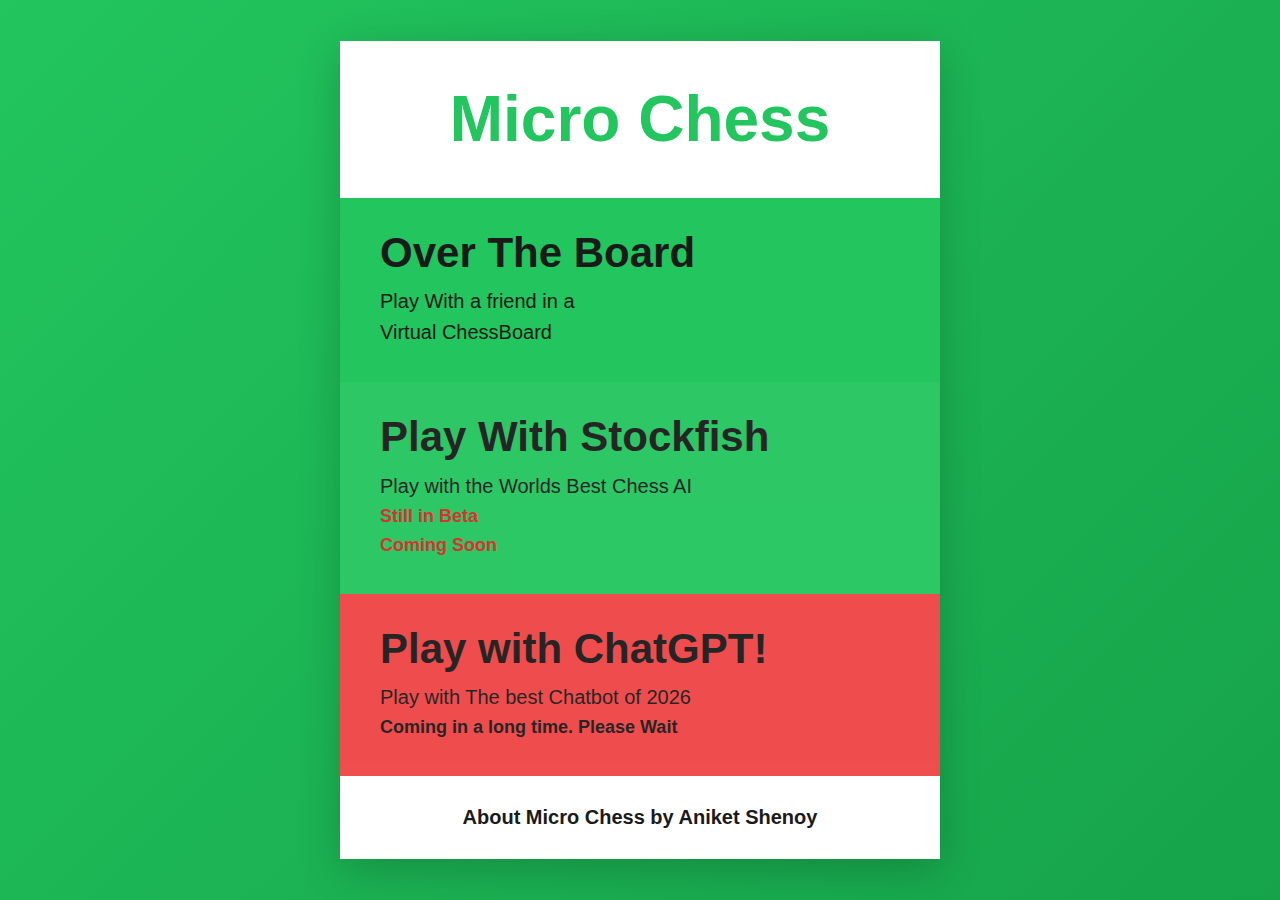
<file: Legacy/index.html>
<!DOCTYPE html>
<html lang="en">

<head>
    <meta charset="UTF-8">
    <meta name="viewport" content="width=device-width, initial-scale=1.0">
    <meta name="theme-color" content="#22c55e">
    <title>Micro Chess - Play Chess Online</title>
    <!-- ========== EXTERNAL STYLESHEET ========== -->
    <link rel="stylesheet" href="style.css">
</head>

<body class="page-index">
    <div class="container">
        <!-- ========== HEADER SECTION ========== -->
        <div class="header">
            <h1>Micro Chess</h1>
        </div>

        <!-- ========== OVER THE BOARD CARD ========== -->
        <div class="card green" onclick="location.href='over_the_board.html'">
            <h2>Over The Board</h2>
            <p>Play With a friend in a</p>
            <p>Virtual ChessBoard</p>
        </div>

        <!-- ========== STOCKFISH CARD ========== -->
        <div class="card green disabled">
            <h2>Play With Stockfish</h2>
            <p>Play with the Worlds Best Chess AI</p>
            <p class="status">Still in Beta</p>
            <p class="status">Coming Soon</p>
        </div>

        <!-- ========== CHATGPT CARD ========== -->
        <div class="card red disabled">
            <h2>Play with ChatGPT!</h2>
            <p>Play with The best Chatbot of 2026</p>
            <p class="status">Coming in a long time. Please Wait</p>
        </div>

        <!-- ========== FOOTER SECTION ========== -->
        <div class="footer">
            <p onclick="location.href='about.html'">About Micro Chess by Aniket Shenoy</p>
        </div>
    </div>

    <!-- ========== JAVASCRIPT ========== -->
    <script>
        // Prevent clicking on disabled cards
        document.querySelectorAll('.card.disabled').forEach(card => {
            card.onclick = (e) => {
                e.preventDefault();
                return false;
            };
        });
    </script>
</body>

</html>
</file>
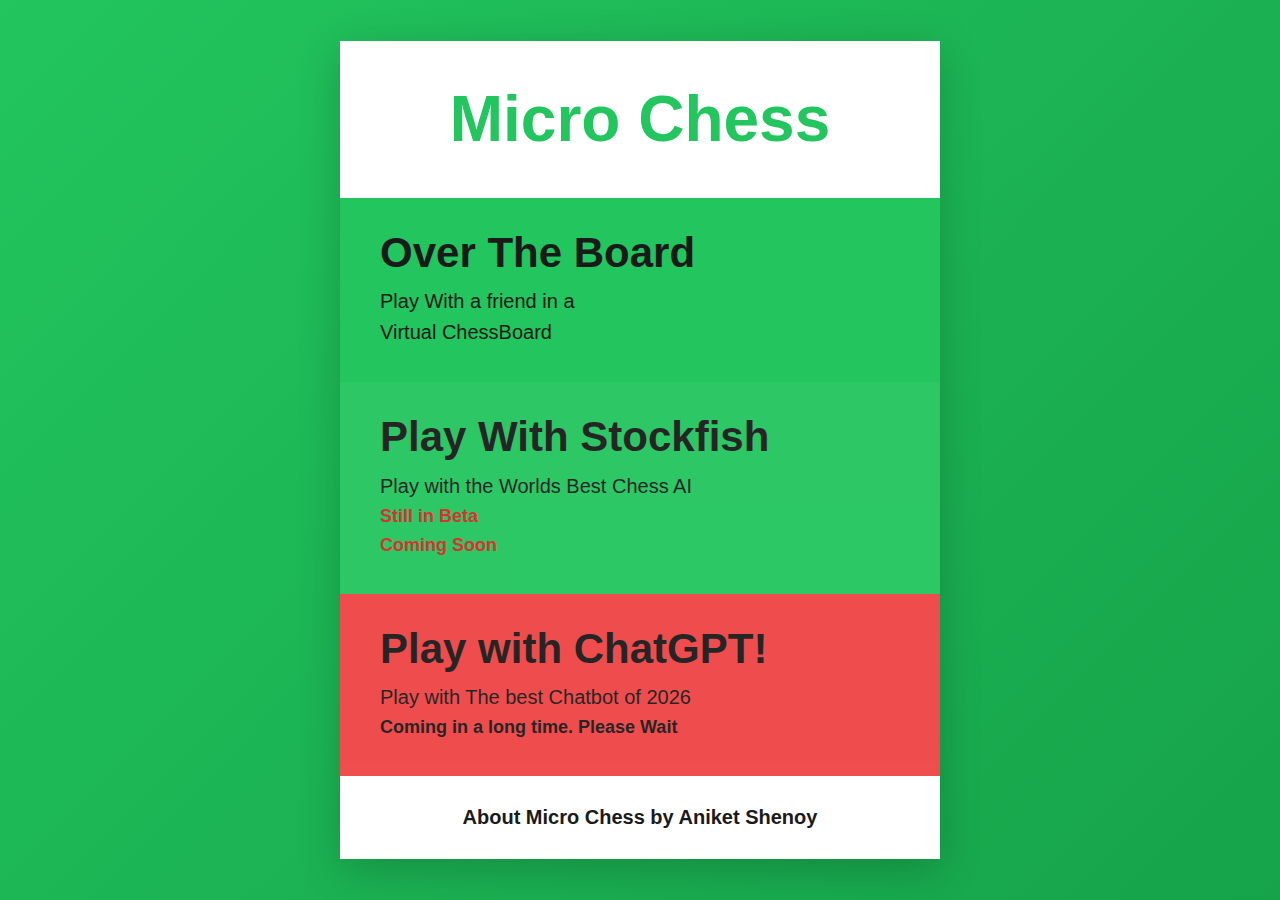
<file: Micro Chess/index.html>
<!DOCTYPE html>
<html lang="en">
<head>
    <meta charset="UTF-8">
    <meta name="viewport" content="width=device-width, initial-scale=1.0">
    <meta name="theme-color" content="#22c55e">
    <title>Micro Chess - Play Chess Online</title>
    <style>
        /* ========== GLOBAL RESET ========== */
        * {
            margin: 0;
            padding: 0;
            box-sizing: border-box;
        }

        /* ========== ROOT VARIABLES ========== */
        :root {
            --green-primary: #22c55e;
            --green-dark: #16a34a;
            --red-primary: #ef4444;
            --red-dark: #dc2626;
            --white: #ffffff;
            --text-dark: #1a1a1a;
            --shadow: 0 4px 6px rgba(0, 0, 0, 0.1);
        }

        /* ========== BODY STYLES ========== */
        body {
            font-family: -apple-system, BlinkMacSystemFont, 'Segoe UI', Roboto, 'Helvetica Neue', Arial, sans-serif;
            background: linear-gradient(135deg, var(--green-primary) 0%, var(--green-dark) 100%);
            min-height: 100vh;
            display: flex;
            justify-content: center;
            align-items: center;
            padding: 20px;
        }

        /* ========== CONTAINER STYLES ========== */
        .container {
            background: var(--white);
            max-width: 600px;
            width: 100%;
            border-radius: 0;
            box-shadow: 0 10px 40px rgba(0, 0, 0, 0.2);
            overflow: hidden;
        }

        /* ========== HEADER STYLES ========== */
        .header {
            background: var(--white);
            padding: 40px 20px;
            text-align: center;
        }

        .header h1 {
            font-size: clamp(36px, 8vw, 64px);
            font-weight: 700;
            color: var(--green-primary);
            line-height: 1.2;
        }

        /* ========== CARD STYLES ========== */
        .card {
            padding: 30px 40px;
            cursor: pointer;
            transition: transform 0.2s, box-shadow 0.2s;
            position: relative;
        }

        .card:hover {
            transform: translateY(-2px);
            box-shadow: inset 0 0 0 3px rgba(0, 0, 0, 0.1);
        }

        .card.green {
            background: var(--green-primary);
        }

        .card.red {
            background: var(--red-primary);
        }

        .card.disabled {
            opacity: 0.95;
            cursor: not-allowed;
        }

        .card.disabled:hover {
            transform: none;
            box-shadow: none;
        }

        .card h2 {
            font-size: clamp(28px, 6vw, 42px);
            font-weight: 800;
            color: var(--text-dark);
            margin-bottom: 12px;
            line-height: 1.2;
        }

        .card p {
            font-size: clamp(16px, 3.5vw, 20px);
            color: var(--text-dark);
            margin-bottom: 8px;
            font-weight: 500;
        }

        .card .status {
            font-size: clamp(14px, 3vw, 18px);
            color: var(--red-dark);
            font-weight: 600;
            margin-top: 8px;
        }

        .card.red .status {
            color: var(--text-dark);
        }

        /* ========== FOOTER STYLES ========== */
        .footer {
            background: var(--white);
            padding: 30px 20px;
            text-align: center;
        }

        .footer p {
            font-size: clamp(16px, 3.5vw, 20px);
            color: var(--text-dark);
            font-weight: 600;
            cursor: pointer;
            transition: color 0.2s;
        }

        .footer p:hover {
            color: var(--green-primary);
        }

        /* ========== RESPONSIVE STYLES ========== */
        @media (max-width: 768px) {
            body {
                padding: 10px;
            }

            .header {
                padding: 30px 15px;
            }

            .card {
                padding: 25px 20px;
            }

            .footer {
                padding: 25px 15px;
            }
        }

        @media (max-width: 480px) {
            body {
                padding: 5px;
            }

            .header {
                padding: 25px 15px;
            }

            .card {
                padding: 20px 15px;
            }

            .footer {
                padding: 20px 15px;
            }
        }
    </style>
</head>
<body>
    <div class="container">
        <!-- ========== HEADER SECTION ========== -->
        <div class="header">
            <h1>Micro Chess</h1>
        </div>

        <!-- ========== OVER THE BOARD CARD ========== -->
        <div class="card green" onclick="location.href='over_the_board.html'">
            <h2>Over The Board</h2>
            <p>Play With a friend in a</p>
            <p>Virtual ChessBoard</p>
        </div>

        <!-- ========== STOCKFISH CARD ========== -->
        <div class="card green disabled">
            <h2>Play With Stockfish</h2>
            <p>Play with the Worlds Best Chess AI</p>
            <p class="status">Still in Beta</p>
            <p class="status">Coming Soon</p>
        </div>

        <!-- ========== CHATGPT CARD ========== -->
        <div class="card red disabled">
            <h2>Play with ChatGPT!</h2>
            <p>Play with The best Chatbot of 2026</p>
            <p class="status">Coming in a long time. Please Wait</p>
        </div>

        <!-- ========== FOOTER SECTION ========== -->
        <div class="footer">
            <p onclick="location.href='about.html'">About Micro Chess by Aniket Shenoy</p>
        </div>
    </div>

    <!-- ========== JAVASCRIPT ========== -->
    <script>
        // Prevent clicking on disabled cards
        document.querySelectorAll('.card.disabled').forEach(card => {
            card.onclick = (e) => {
                e.preventDefault();
                return false;
            };
        });
    </script>
</body>
</html>
</file>
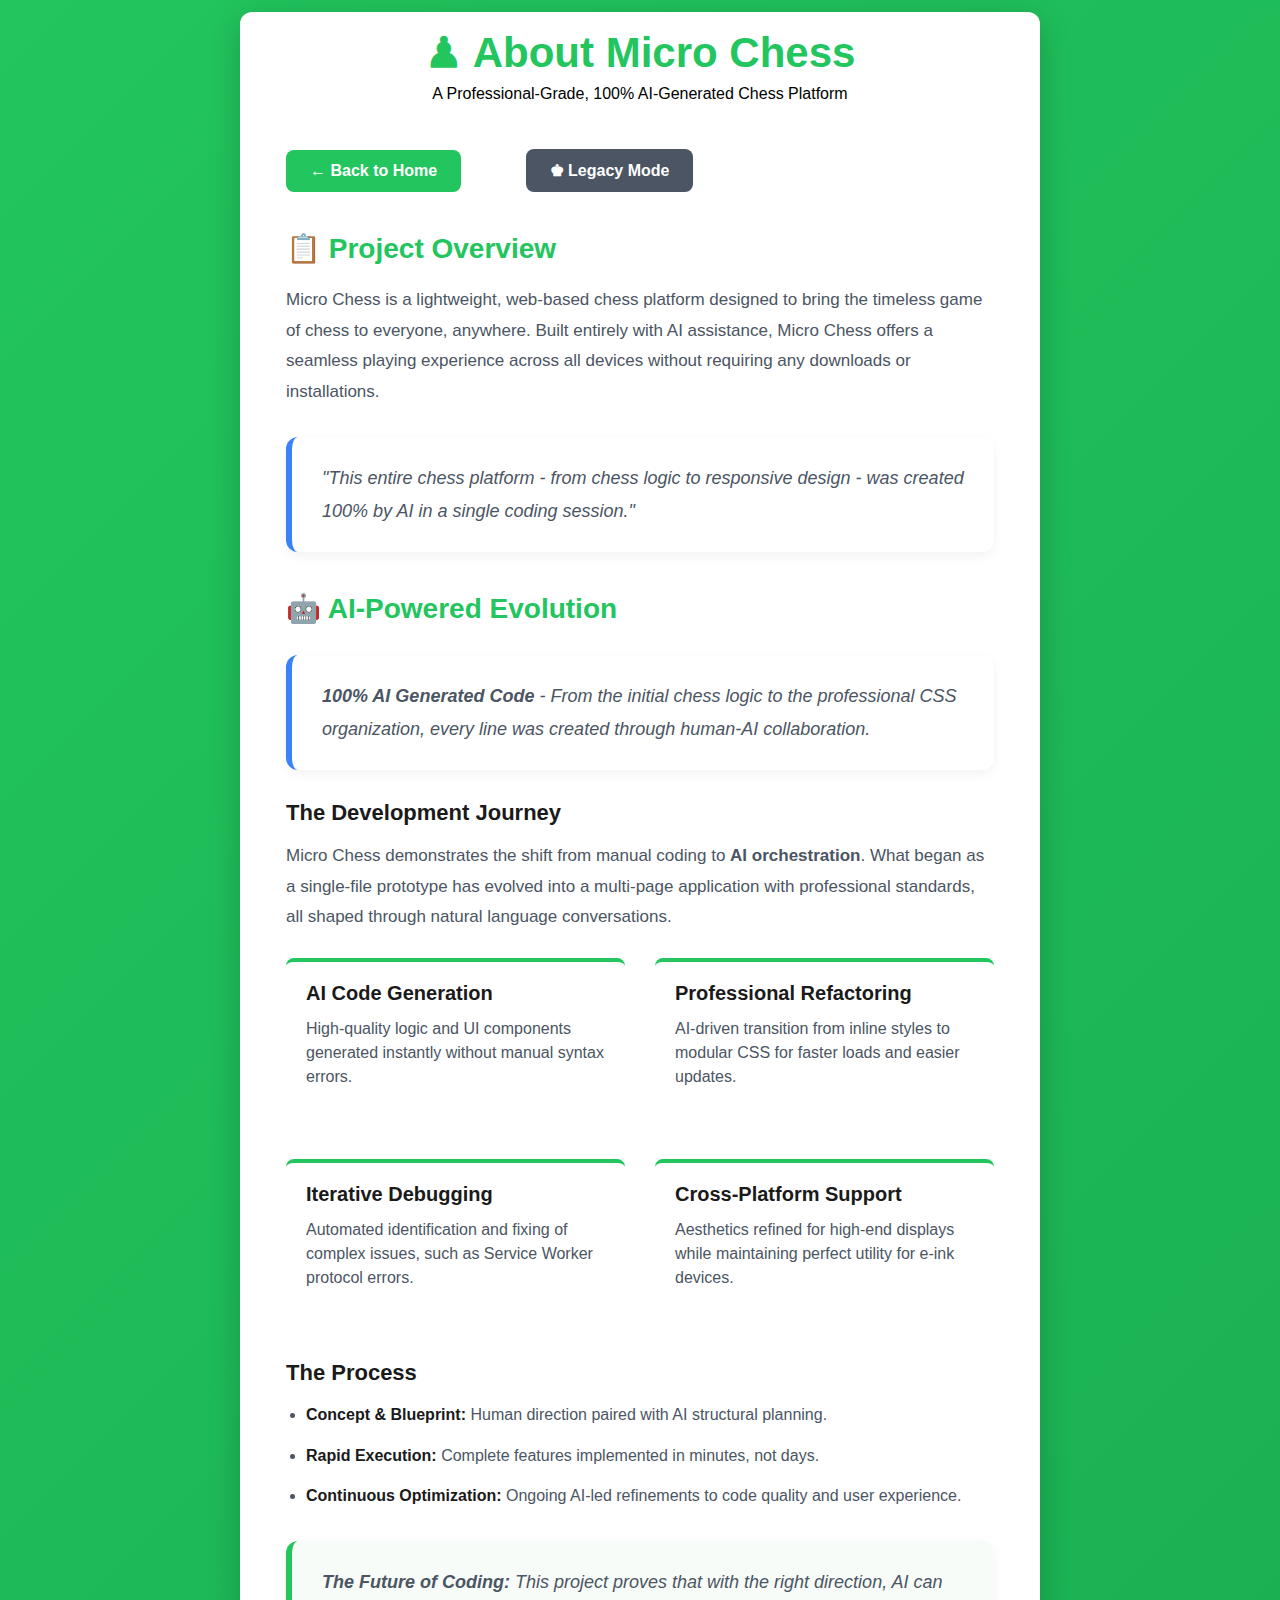
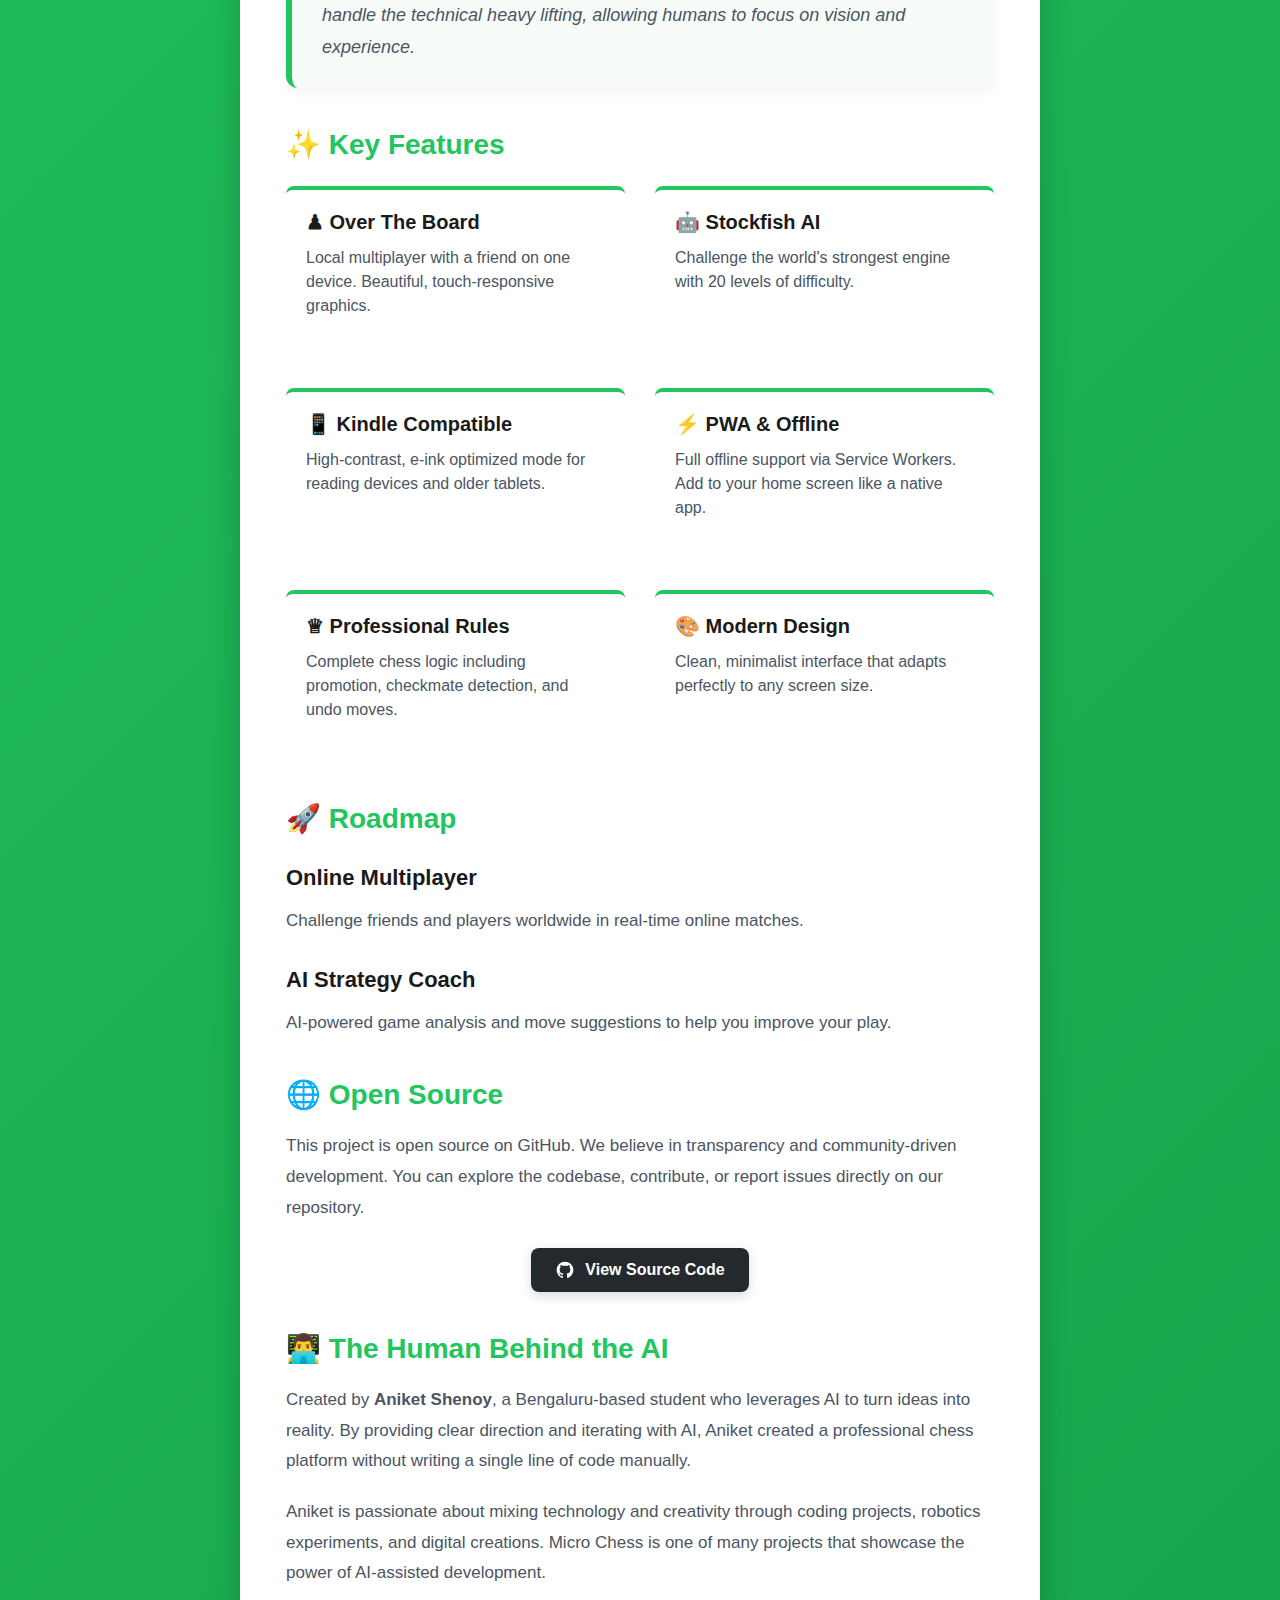
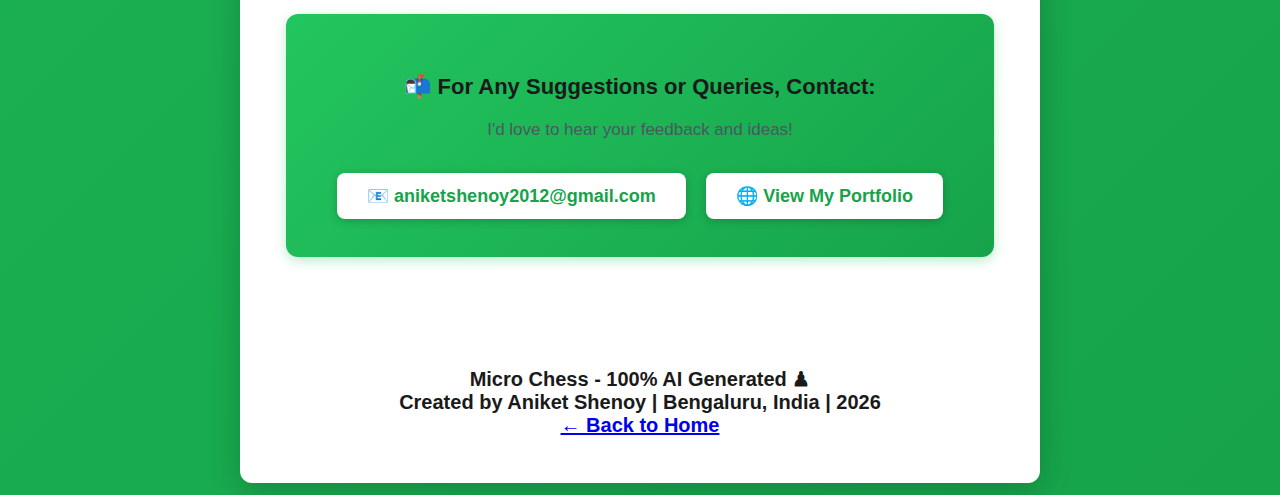
<file: about.html>
<!DOCTYPE html>
<html lang="en">

<head>
    <meta charset="UTF-8">
    <meta name="viewport" content="width=device-width, initial-scale=1.0">
    <meta name="theme-color" content="#22c55e">
    <title>About Micro Chess - AI Generated</title>
    <link rel="icon"
        href="data:image/svg+xml,<svg xmlns=%22http://www.w3.org/2000/svg%22 viewBox=%220 0 100 100%22><text y=%22.9em%22 font-size=%2290%22>♟️</text></svg>">
    <link rel="stylesheet" href="style.css">
    <style>
        /* ========== ABOUT PAGE OVERRIDES ========== */
        .container {
            max-width: 800px;
        }

        .section h2 {
            font-size: 28px;
            font-weight: 700;
            margin-bottom: 20px;
        }

        .section h3 {
            font-size: 22px;
            font-weight: 700;
            margin-top: 30px;
            margin-bottom: 15px;
            color: var(--text-dark);
        }

        .section p {
            font-size: 17px;
            line-height: 1.8;
            margin-bottom: 20px;
        }

        .section ul {
            margin-left: 20px;
            margin-bottom: 25px;
        }

        .section li {
            font-size: 16px;
            line-height: 1.8;
            margin-bottom: 12px;
            list-style-type: disc;
            color: var(--text-gray);
        }

        .section li strong {
            color: var(--text-dark);
        }

        .highlight-box {
            background: #f8fcf9;
            padding: 25px 30px;
            border-radius: 12px;
            border-left: 6px solid var(--primary);
            margin: 30px 0;
            box-shadow: 0 4px 12px rgba(0, 0, 0, 0.05);
        }

        .highlight-box p {
            font-size: 18px;
            line-height: 1.8;
            font-weight: 500;
            margin-bottom: 0;
        }

        .feature-grid {
            grid-template-columns: repeat(auto-fit, minmax(280px, 1fr));
            gap: 30px;
            margin-top: 25px;
        }

        .feature-card h4 {
            font-size: 20px;
            font-weight: 700;
            margin-bottom: 12px;
        }

        .feature-card p {
            font-size: 16px;
            line-height: 1.5;
        }

        .github-box {
            margin-top: 25px;
            text-align: center;
        }

        .btn-github {
            display: inline-flex;
            align-items: center;
            gap: 10px;
            background: #24292e;
            color: white;
            padding: 12px 24px;
            border-radius: 8px;
            text-decoration: none;
            font-weight: 600;
            transition: background 0.2s, transform 0.2s;
            box-shadow: 0 4px 12px rgba(0, 0, 0, 0.15);
        }

        .btn-github:hover {
            background: #1b1f23;
            transform: translateY(-2px);
            color: white;
        }

        .btn-github svg {
            fill: currentColor;
        }
    </style>
</head>

<body>
    <div class="container">
        <!-- ========== HEADER SECTION ========== -->
        <div class="header">
            <h1>♟ About Micro Chess</h1>
            <p>A Professional-Grade, 100% AI-Generated Chess Platform</p>
        </div>

        <!-- ========== BACK BUTTON ========== -->
        <a href="index.html" class="back-btn">← Back to Home</a>
        <a href="Legacy/index.html" class="back-btn" style="background: #4b5563;">♚ Legacy Mode</a>

        <!-- ========== MAIN CONTENT ========== -->
        <div class="content">
            <!-- ========== PROJECT OVERVIEW ========== -->
            <div class="section">
                <h2>📋 Project Overview</h2>
                <p>
                    Micro Chess is a lightweight, web-based chess platform designed to bring the timeless game of chess
                    to everyone, anywhere.
                    Built entirely with AI assistance, Micro Chess offers a seamless playing experience across all
                    devices without requiring any downloads or installations.
                </p>
                <div class="highlight-box strong">
                    <p>
                        "This entire chess platform - from chess logic to responsive design - was created 100% by AI in
                        a single coding session."
                    </p>
                </div>
            </div>

            <!-- ========== AI DEVELOPMENT ========== -->
            <div class="section">
                <h2>🤖 AI-Powered Evolution</h2>
                <div class="highlight-box strong">
                    <p>
                        <strong>100% AI Generated Code</strong> - From the initial chess logic to the professional CSS
                        organization, every line was created through human-AI collaboration.
                    </p>
                </div>

                <h3>The Development Journey</h3>
                <p>
                    Micro Chess demonstrates the shift from manual coding to <strong>AI orchestration</strong>. What
                    began as a single-file prototype has evolved into a multi-page application with professional
                    standards, all shaped through natural language conversations.
                </p>

                <div class="feature-grid">
                    <div class="feature-card">
                        <h4>AI Code Generation</h4>
                        <p>High-quality logic and UI components generated instantly without manual syntax errors.</p>
                    </div>
                    <div class="feature-card">
                        <h4>Professional Refactoring</h4>
                        <p>AI-driven transition from inline styles to modular CSS for faster loads and easier updates.
                        </p>
                    </div>
                    <div class="feature-card">
                        <h4>Iterative Debugging</h4>
                        <p>Automated identification and fixing of complex issues, such as Service Worker protocol
                            errors.</p>
                    </div>
                    <div class="feature-card">
                        <h4>Cross-Platform Support</h4>
                        <p>Aesthetics refined for high-end displays while maintaining perfect utility for e-ink devices.
                        </p>
                    </div>
                </div>

                <h3>The Process</h3>
                <ul>
                    <li><strong>Concept & Blueprint:</strong> Human direction paired with AI structural planning.</li>
                    <li><strong>Rapid Execution:</strong> Complete features implemented in minutes, not days.</li>
                    <li><strong>Continuous Optimization:</strong> Ongoing AI-led refinements to code quality and user
                        experience.</li>
                </ul>

                <div class="highlight-box">
                    <p>
                        <strong>The Future of Coding:</strong> This project proves that with the right direction, AI can
                        handle the technical heavy lifting, allowing humans to focus on vision and experience.
                    </p>
                </div>
            </div>

            <!-- ========== CURRENT FEATURES ========== -->
            <div class="section">
                <h2>✨ Key Features</h2>
                <div class="feature-grid">
                    <div class="feature-card">
                        <h4>♟ Over The Board</h4>
                        <p>Local multiplayer with a friend on one device. Beautiful, touch-responsive graphics.</p>
                    </div>
                    <div class="feature-card">
                        <h4>🤖 Stockfish AI</h4>
                        <p>Challenge the world's strongest engine with 20 levels of difficulty.</p>
                    </div>
                    <div class="feature-card">
                        <h4>📱 Kindle Compatible</h4>
                        <p>High-contrast, e-ink optimized mode for reading devices and older tablets.</p>
                    </div>
                    <div class="feature-card">
                        <h4>⚡ PWA & Offline</h4>
                        <p>Full offline support via Service Workers. Add to your home screen like a native app.</p>
                    </div>
                    <div class="feature-card">
                        <h4>♕ Professional Rules</h4>
                        <p>Complete chess logic including promotion, checkmate detection, and undo moves.</p>
                    </div>
                    <div class="feature-card">
                        <h4>🎨 Modern Design</h4>
                        <p>Clean, minimalist interface that adapts perfectly to any screen size.</p>
                    </div>
                </div>
            </div>

            <!-- ========== UPCOMING FEATURES ========== -->
            <div class="section">
                <h2>🚀 Roadmap</h2>
                <h3>Online Multiplayer</h3>
                <p>Challenge friends and players worldwide in real-time online matches.</p>

                <h3>AI Strategy Coach</h3>
                <p>AI-powered game analysis and move suggestions to help you improve your play.</p>
            </div>

            <!-- ========== OPEN SOURCE ========== -->
            <div class="section">
                <h2>🌐 Open Source</h2>
                <p>
                    This project is open source on GitHub. We believe in transparency and community-driven development.
                    You can explore the codebase, contribute, or report issues directly on our repository.
                </p>
                <div class="github-box">
                    <a href="https://github.com/Animuni-Express/micro_chess" target="_blank" rel="noopener"
                        class="btn-github">
                        <svg viewBox="0 0 24 24" width="20" height="20">
                            <path
                                d="M12 2A10 10 0 0 0 2 12c0 4.42 2.87 8.17 6.84 9.5.5.08.66-.23.66-.5v-1.69c-2.77.6-3.36-1.34-3.36-1.34-.46-1.16-1.11-1.47-1.11-1.47-.91-.62.07-.6.07-.6 1 .07 1.53 1.03 1.53 1.03.87 1.52 2.34 1.07 2.91.83.09-.65.35-1.09.63-1.34-2.22-.25-4.55-1.11-4.55-4.92 0-1.11.38-2 1.03-2.71-.1-.25-.45-1.29.1-2.64 0 0 .84-.27 2.75 1.02.79-.22 1.65-.33 2.5-.33.85 0 1.71.11 2.5.33 1.91-1.29 2.75-1.02 2.75-1.02.55 1.35.2 2.39.1 2.64.65.71 1.03 1.6 1.03 2.71 0 3.82-2.34 4.66-4.57 4.91.36.31.69.92.69 1.85V21c0 .27.16.59.67.5C19.14 20.16 22 16.42 22 12A10 10 0 0 0 12 2z" />
                        </svg>
                        View Source Code
                    </a>
                </div>
            </div>

            <!-- ========== ABOUT THE DEVELOPER ========== -->
            <div class="section">
                <h2>👨‍💻 The Human Behind the AI</h2>
                <p>
                    Created by <strong>Aniket Shenoy</strong>, a Bengaluru-based student who leverages AI to turn ideas
                    into reality.
                    By providing clear direction and iterating with AI, Aniket created a professional chess platform
                    without writing a single line of code manually.
                </p>
                <p>
                    Aniket is passionate about mixing technology and creativity through coding projects, robotics
                    experiments, and digital creations.
                    Micro Chess is one of many projects that showcase the power of AI-assisted development.
                </p>

                <!-- ========== CONTACT BOX ========== -->
                <div class="contact-box">
                    <h3>📬 For Any Suggestions or Queries, Contact:</h3>
                    <p>I'd love to hear your feedback and ideas!</p>
                    <a href="mailto:aniketshenoy2012@gmail.com">📧 aniketshenoy2012@gmail.com</a>
                    <a href="https://aniket-shenoy-portfolio.lovable.app" target="_blank" rel="noopener">🌐 View My
                        Portfolio</a>
                </div>
            </div>
        </div>

        <!-- ========== FOOTER ========== -->
        <div class="footer">
            <p><strong>Micro Chess</strong> - 100% AI Generated ♟</p>
            <p>Created by Aniket Shenoy | Bengaluru, India | 2026</p>
            <p><a href="index.html">← Back to Home</a></p>
        </div>
    </div>
    <script>
        if ('serviceWorker' in navigator && (window.location.protocol === 'http:' || window.location.protocol === 'https:')) {
            navigator.serviceWorker.register('sw.js').then(reg => {
                console.log('ServiceWorker registration successful with scope: ', reg.scope);
            }).catch(err => {
                console.warn('ServiceWorker registration failed:', err);
            });
        }
    </script>
</body>

</html>
</file>
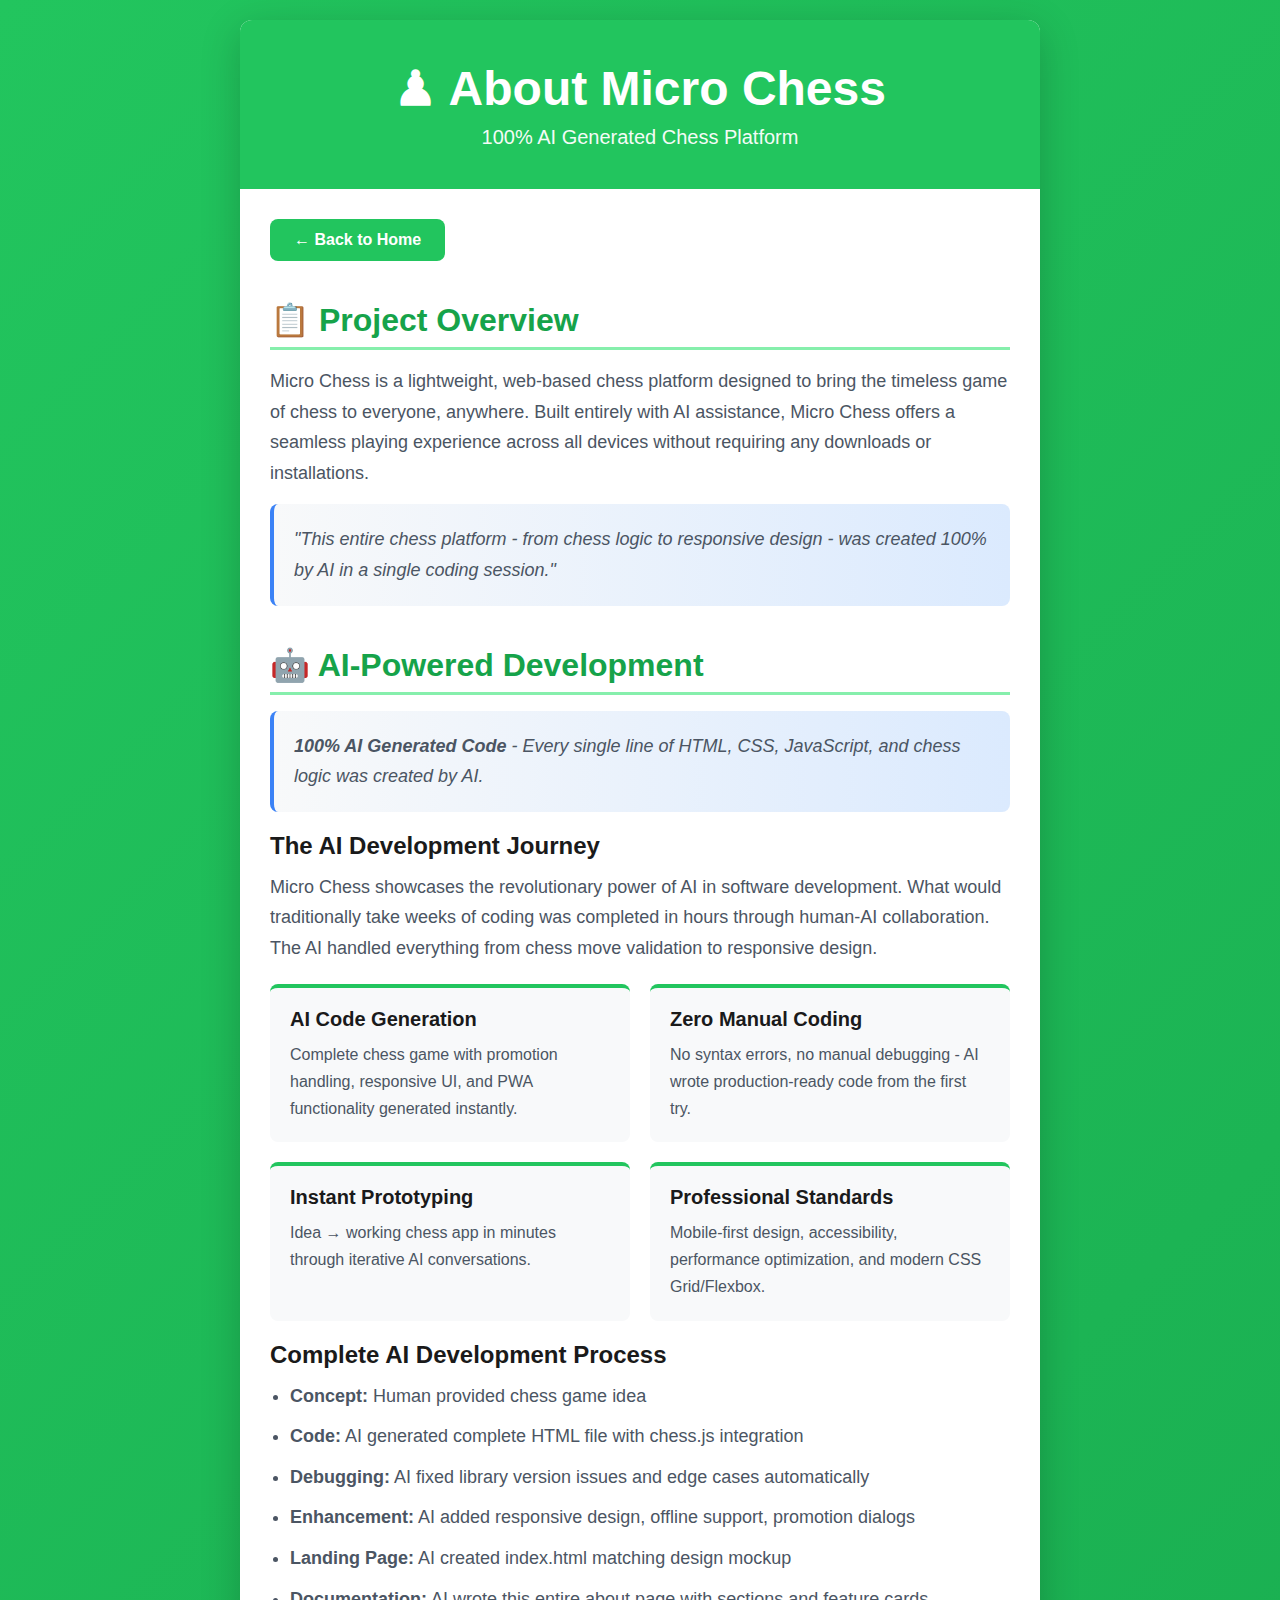
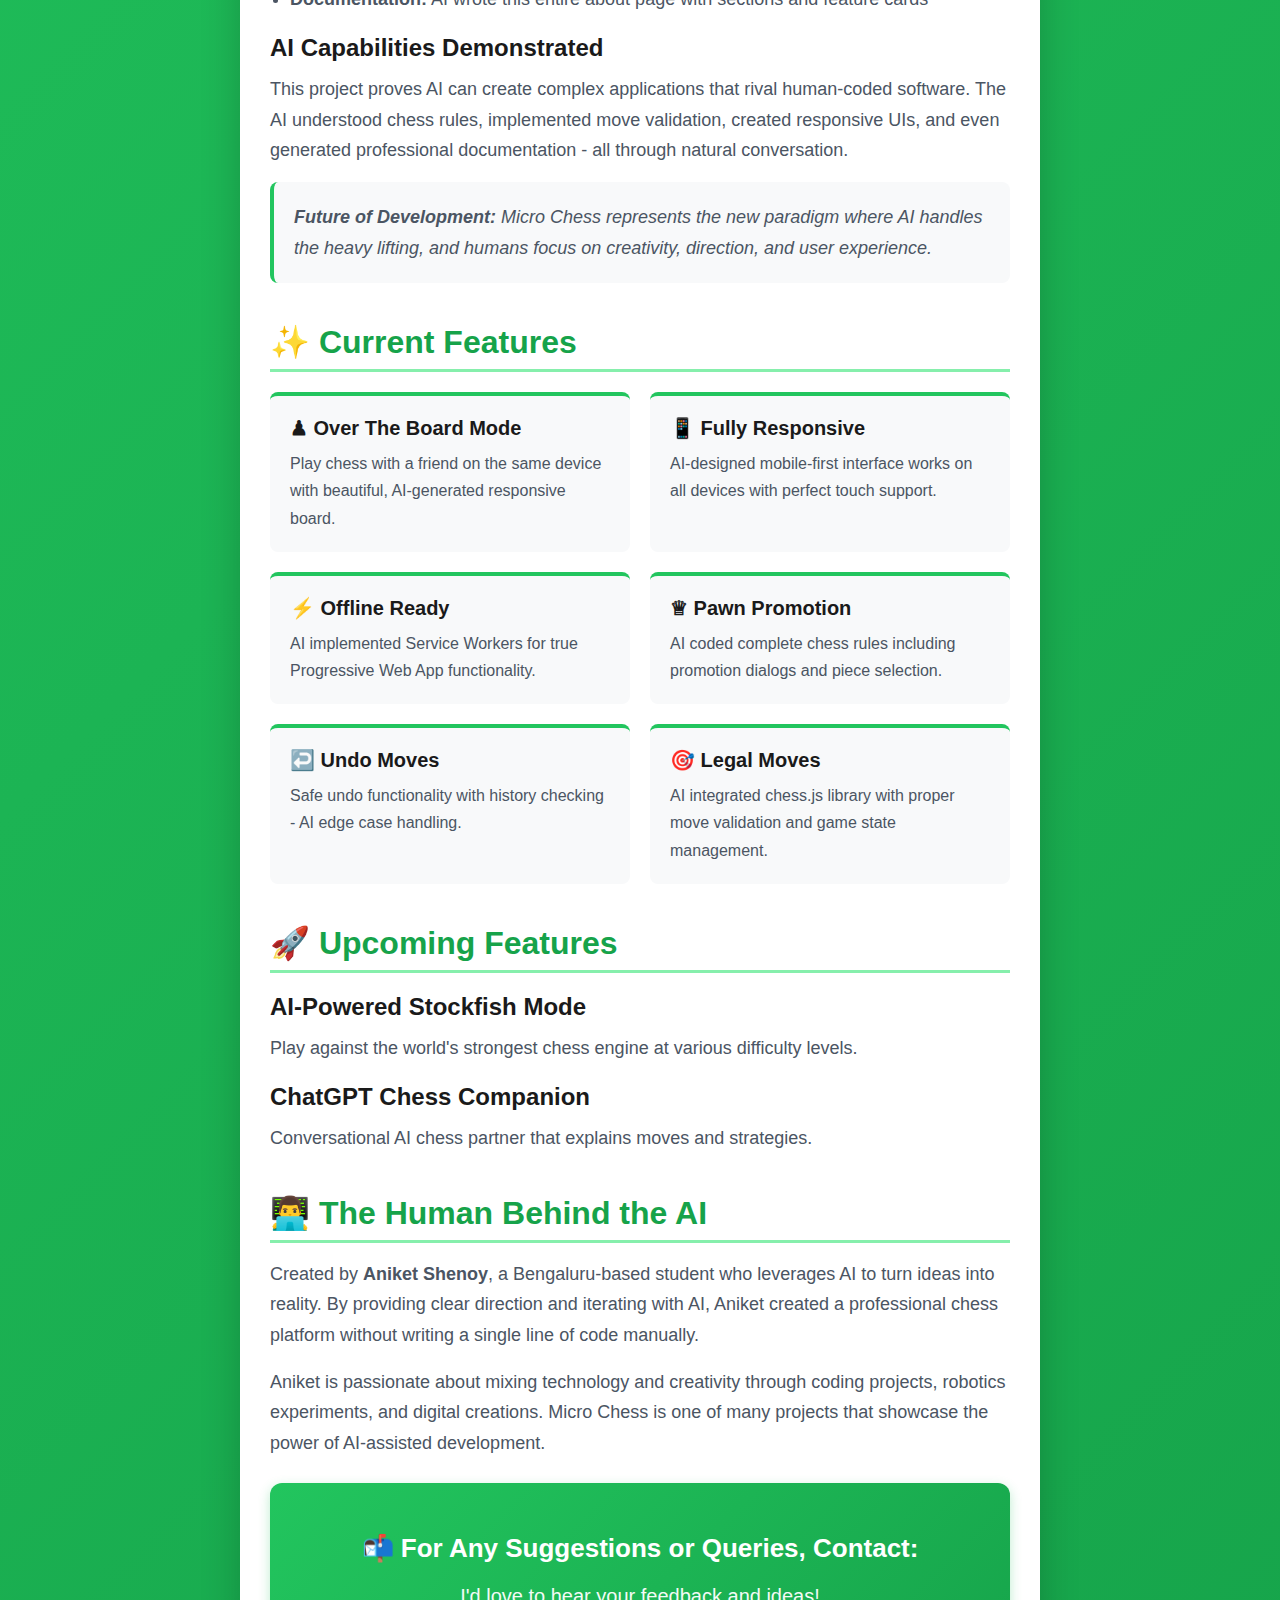
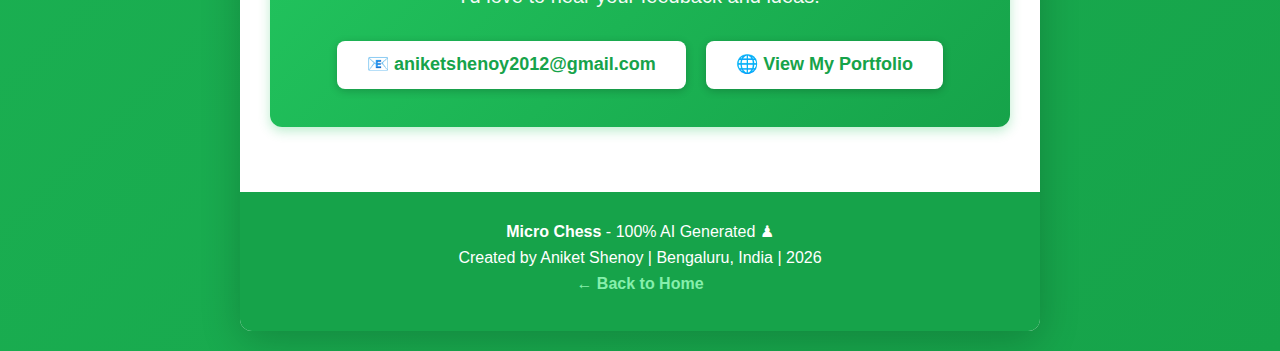
<file: Legacy/about.html>
<!DOCTYPE html>
<html lang="en">

<head>
    <meta charset="UTF-8">
    <meta name="viewport" content="width=device-width, initial-scale=1.0">
    <meta name="theme-color" content="#22c55e">
    <title>About Micro Chess - AI Generated</title>
    <!-- ========== EXTERNAL STYLESHEET ========== -->
    <link rel="stylesheet" href="style.css">
</head>

<body class="page-about">
    <div class="container">
        <!-- ========== HEADER SECTION ========== -->
        <div class="header">
            <h1>♟ About Micro Chess</h1>
            <p>100% AI Generated Chess Platform</p>
        </div>

        <!-- ========== BACK BUTTON ========== -->
        <a href="index.html" class="back-btn">← Back to Home</a>

        <!-- ========== MAIN CONTENT ========== -->
        <div class="content">
            <!-- ========== PROJECT OVERVIEW ========== -->
            <div class="section">
                <h2>📋 Project Overview</h2>
                <p>
                    Micro Chess is a lightweight, web-based chess platform designed to bring the timeless game of chess
                    to everyone, anywhere.
                    Built entirely with AI assistance, Micro Chess offers a seamless playing experience across all
                    devices without requiring any downloads or installations.
                </p>
                <div class="highlight-box strong">
                    <p>
                        "This entire chess platform - from chess logic to responsive design - was created 100% by AI in
                        a single coding session."
                    </p>
                </div>
            </div>

            <!-- ========== AI DEVELOPMENT ========== -->
            <div class="section">
                <h2>🤖 AI-Powered Development</h2>
                <div class="highlight-box strong">
                    <p>
                        <strong>100% AI Generated Code</strong> - Every single line of HTML, CSS, JavaScript, and chess
                        logic was created by AI.
                    </p>
                </div>

                <h3>The AI Development Journey</h3>
                <p>
                    Micro Chess showcases the revolutionary power of AI in software development. What would
                    traditionally take weeks of coding
                    was completed in hours through human-AI collaboration. The AI handled everything from chess move
                    validation to responsive design.
                </p>

                <div class="feature-grid">
                    <div class="feature-card">
                        <h4>AI Code Generation</h4>
                        <p>Complete chess game with promotion handling, responsive UI, and PWA functionality generated
                            instantly.</p>
                    </div>
                    <div class="feature-card">
                        <h4>Zero Manual Coding</h4>
                        <p>No syntax errors, no manual debugging - AI wrote production-ready code from the first try.
                        </p>
                    </div>
                    <div class="feature-card">
                        <h4>Instant Prototyping</h4>
                        <p>Idea → working chess app in minutes through iterative AI conversations.</p>
                    </div>
                    <div class="feature-card">
                        <h4>Professional Standards</h4>
                        <p>Mobile-first design, accessibility, performance optimization, and modern CSS Grid/Flexbox.
                        </p>
                    </div>
                </div>

                <h3>Complete AI Development Process</h3>
                <ul>
                    <li><strong>Concept:</strong> Human provided chess game idea</li>
                    <li><strong>Code:</strong> AI generated complete HTML file with chess.js integration</li>
                    <li><strong>Debugging:</strong> AI fixed library version issues and edge cases automatically</li>
                    <li><strong>Enhancement:</strong> AI added responsive design, offline support, promotion dialogs
                    </li>
                    <li><strong>Landing Page:</strong> AI created index.html matching design mockup</li>
                    <li><strong>Documentation:</strong> AI wrote this entire about page with sections and feature cards
                    </li>
                </ul>

                <h3>AI Capabilities Demonstrated</h3>
                <p>
                    This project proves AI can create complex applications that rival human-coded software. The AI
                    understood chess rules,
                    implemented move validation, created responsive UIs, and even generated professional documentation -
                    all through natural conversation.
                </p>

                <div class="highlight-box">
                    <p>
                        <strong>Future of Development:</strong> Micro Chess represents the new paradigm where AI handles
                        the heavy lifting,
                        and humans focus on creativity, direction, and user experience.
                    </p>
                </div>
            </div>

            <!-- ========== CURRENT FEATURES ========== -->
            <div class="section">
                <h2>✨ Current Features</h2>
                <div class="feature-grid">
                    <div class="feature-card">
                        <h4>♟ Over The Board Mode</h4>
                        <p>Play chess with a friend on the same device with beautiful, AI-generated responsive board.
                        </p>
                    </div>
                    <div class="feature-card">
                        <h4>📱 Fully Responsive</h4>
                        <p>AI-designed mobile-first interface works on all devices with perfect touch support.</p>
                    </div>
                    <div class="feature-card">
                        <h4>⚡ Offline Ready</h4>
                        <p>AI implemented Service Workers for true Progressive Web App functionality.</p>
                    </div>
                    <div class="feature-card">
                        <h4>♕ Pawn Promotion</h4>
                        <p>AI coded complete chess rules including promotion dialogs and piece selection.</p>
                    </div>
                    <div class="feature-card">
                        <h4>↩️ Undo Moves</h4>
                        <p>Safe undo functionality with history checking - AI edge case handling.</p>
                    </div>
                    <div class="feature-card">
                        <h4>🎯 Legal Moves</h4>
                        <p>AI integrated chess.js library with proper move validation and game state management.</p>
                    </div>
                </div>
            </div>

            <!-- ========== UPCOMING FEATURES ========== -->
            <div class="section">
                <h2>🚀 Upcoming Features</h2>
                <h3>AI-Powered Stockfish Mode</h3>
                <p>Play against the world's strongest chess engine at various difficulty levels.</p>

                <h3>ChatGPT Chess Companion</h3>
                <p>Conversational AI chess partner that explains moves and strategies.</p>
            </div>

            <!-- ========== ABOUT THE DEVELOPER ========== -->
            <div class="section">
                <h2>👨‍💻 The Human Behind the AI</h2>
                <p>
                    Created by <strong>Aniket Shenoy</strong>, a Bengaluru-based student who leverages AI to turn ideas
                    into reality.
                    By providing clear direction and iterating with AI, Aniket created a professional chess platform
                    without writing a single line of code manually.
                </p>
                <p>
                    Aniket is passionate about mixing technology and creativity through coding projects, robotics
                    experiments, and digital creations.
                    Micro Chess is one of many projects that showcase the power of AI-assisted development.
                </p>

                <!-- ========== CONTACT BOX ========== -->
                <div class="contact-box">
                    <h3>📬 For Any Suggestions or Queries, Contact:</h3>
                    <p>I'd love to hear your feedback and ideas!</p>
                    <a href="mailto:aniketshenoy2012@gmail.com">📧 aniketshenoy2012@gmail.com</a>
                    <a href="https://aniket-shenoy-portfolio.lovable.app" target="_blank" rel="noopener">🌐 View My
                        Portfolio</a>
                </div>
            </div>
        </div>

        <!-- ========== FOOTER ========== -->
        <div class="footer">
            <p><strong>Micro Chess</strong> - 100% AI Generated ♟</p>
            <p>Created by Aniket Shenoy | Bengaluru, India | 2026</p>
            <p><a href="index.html">← Back to Home</a></p>
        </div>
    </div>
</body>

</html>
</file>
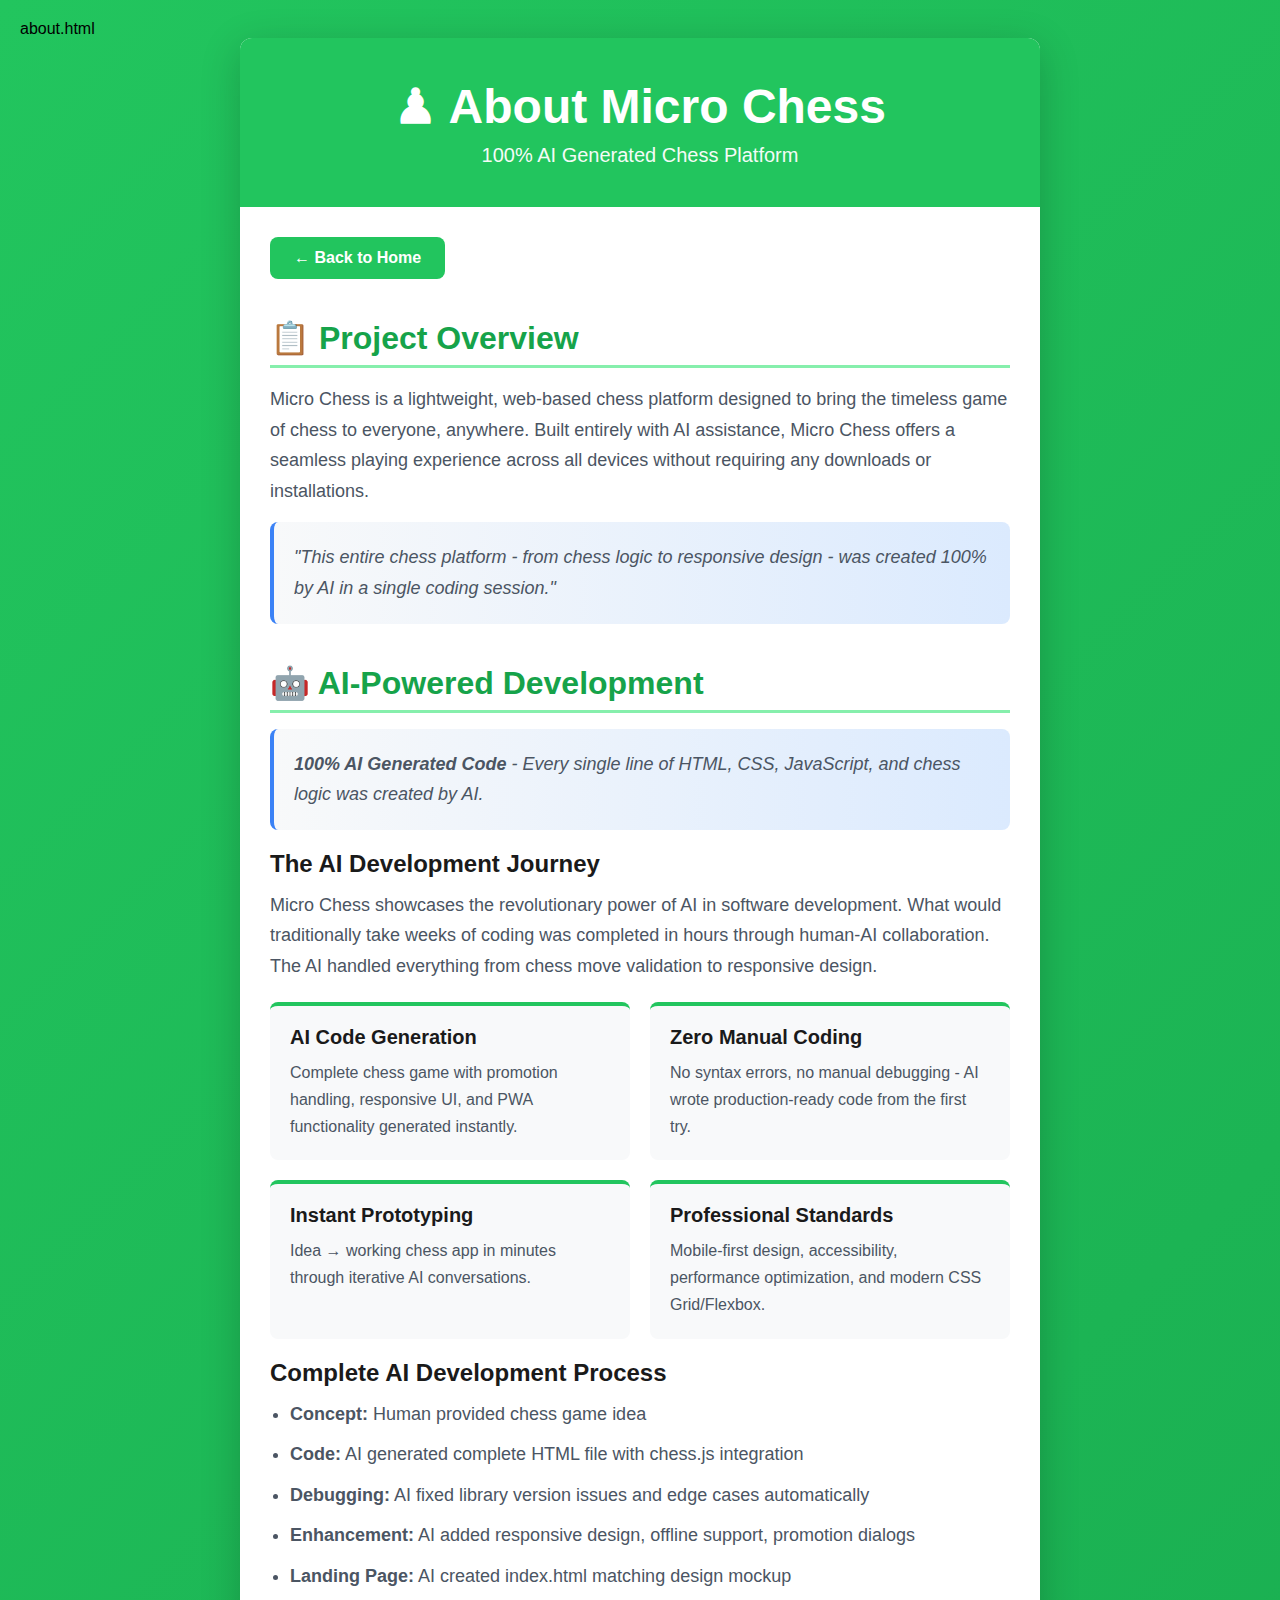
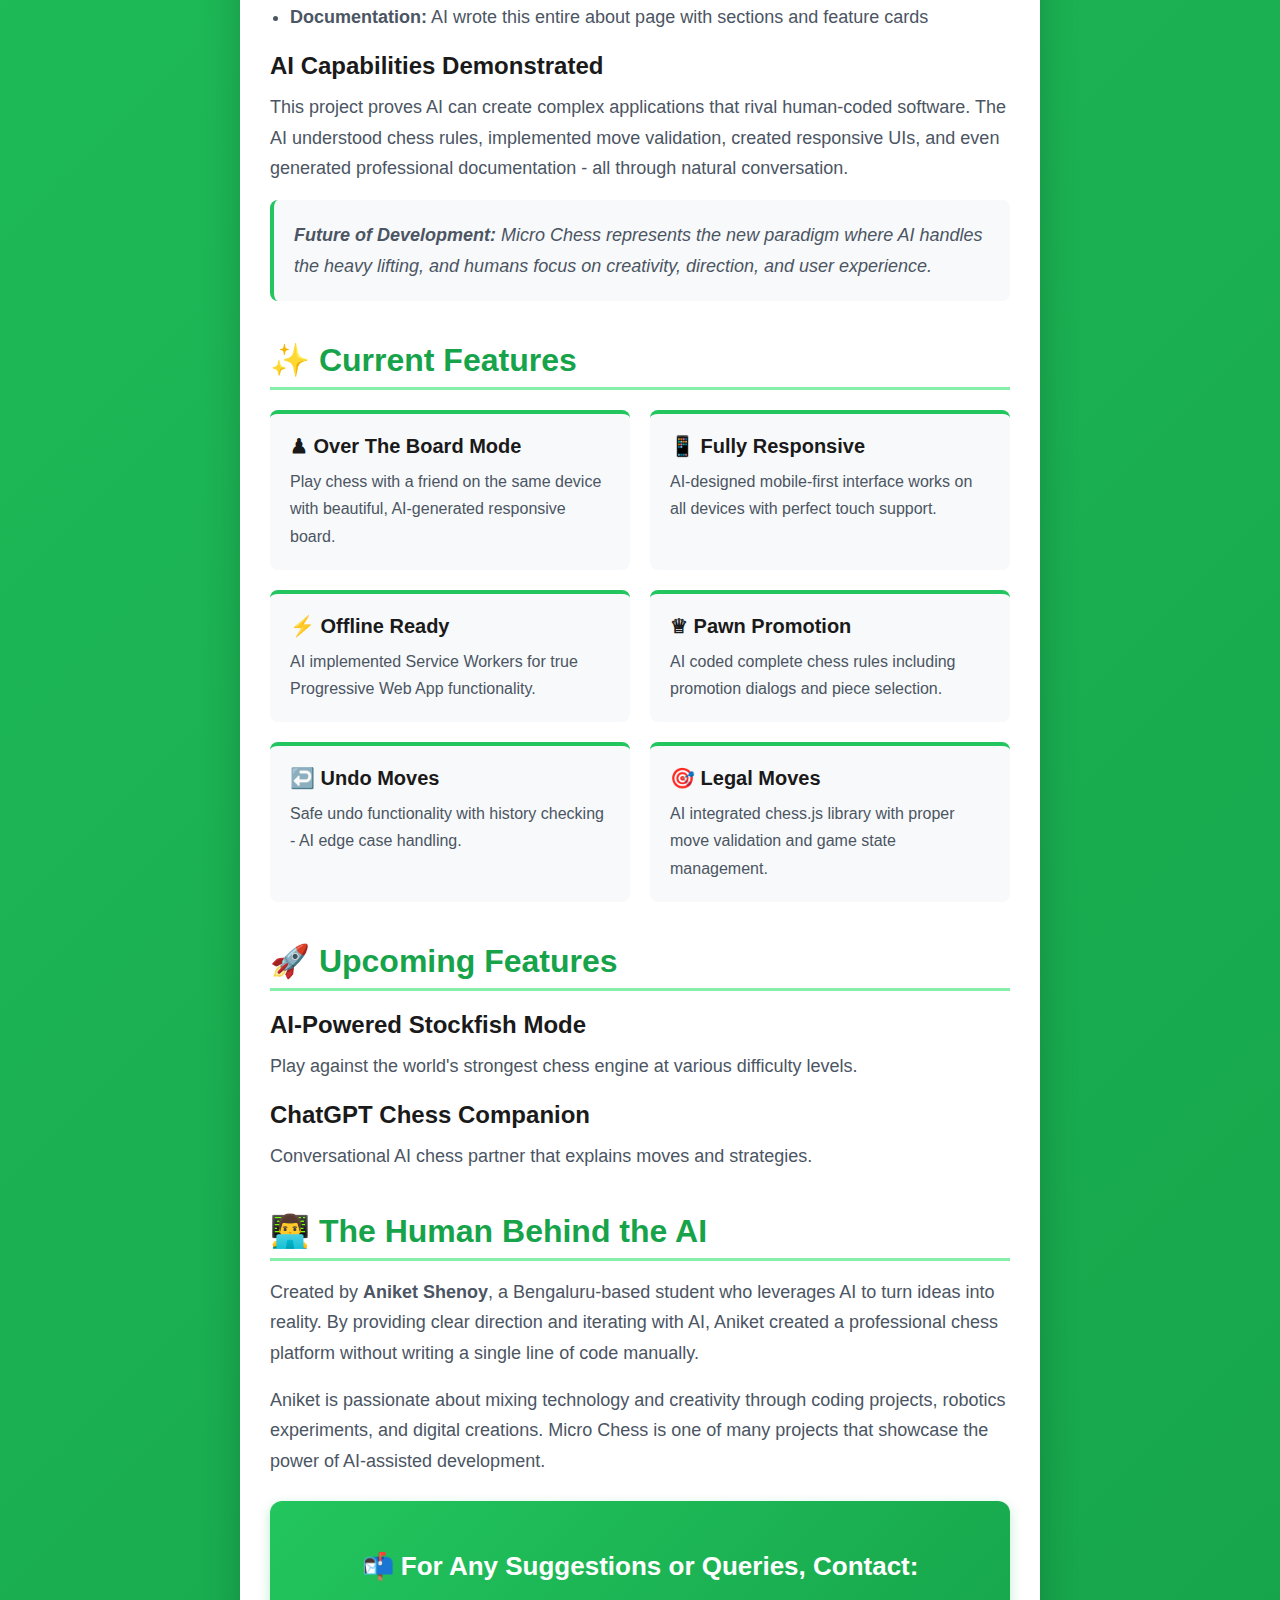
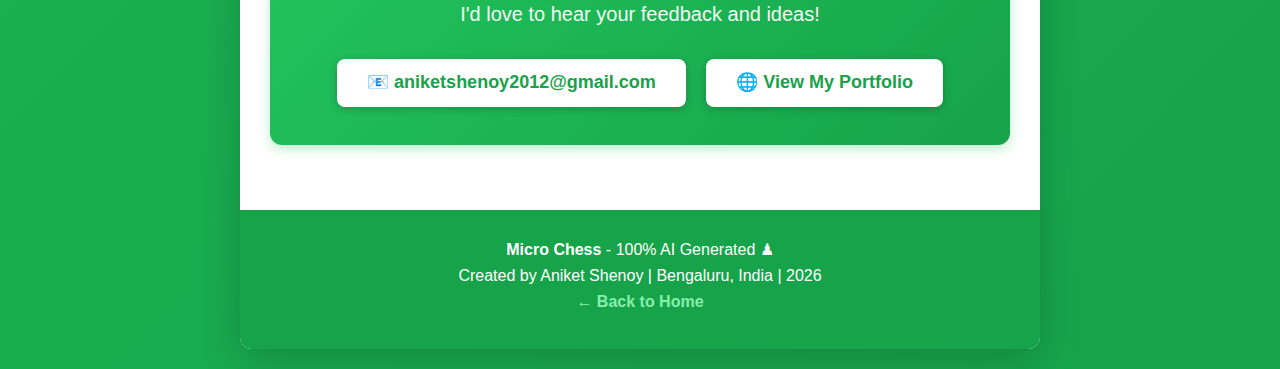
<file: Micro Chess/about.html>
about.html
<!DOCTYPE html>
<html lang="en">
<head>
    <meta charset="UTF-8">
    <meta name="viewport" content="width=device-width, initial-scale=1.0">
    <meta name="theme-color" content="#22c55e">
    <title>About Micro Chess - AI Generated</title>
    <style>
        /* ========== GLOBAL RESET ========== */
        * {
            margin: 0;
            padding: 0;
            box-sizing: border-box;
        }

        /* ========== ROOT VARIABLES ========== */
        :root {
            --green-primary: #22c55e;
            --green-dark: #16a34a;
            --green-light: #86efac;
            --white: #ffffff;
            --gray-light: #f8f9fa;
            --text-dark: #1a1a1a;
            --text-gray: #4b5563;
        }

        /* ========== BODY STYLES ========== */
        body {
            font-family: -apple-system, BlinkMacSystemFont, 'Segoe UI', Roboto, 'Helvetica Neue', Arial, sans-serif;
            background: linear-gradient(135deg, var(--green-primary) 0%, var(--green-dark) 100%);
            min-height: 100vh;
            padding: 20px;
        }

        /* ========== CONTAINER STYLES ========== */
        .container {
            max-width: 800px;
            margin: 0 auto;
            background: var(--white);
            border-radius: 12px;
            box-shadow: 0 10px 40px rgba(0, 0, 0, 0.2);
            overflow: hidden;
        }

        /* ========== HEADER STYLES ========== */
        .header {
            background: var(--green-primary);
            padding: 40px 30px;
            text-align: center;
        }

        .header h1 {
            font-size: clamp(32px, 6vw, 48px);
            font-weight: 800;
            color: var(--white);
            margin-bottom: 10px;
        }

        .header p {
            font-size: clamp(16px, 3vw, 20px);
            color: var(--white);
            opacity: 0.95;
        }

        /* ========== BACK BUTTON STYLES ========== */
        .back-btn {
            display: inline-block;
            margin: 30px 30px 0;
            padding: 12px 24px;
            background: var(--green-primary);
            color: var(--white);
            text-decoration: none;
            border-radius: 8px;
            font-weight: 600;
            font-size: 16px;
            transition: all 0.2s;
        }

        .back-btn:hover {
            background: var(--green-dark);
            transform: translateX(-4px);
        }

        /* ========== CONTENT STYLES ========== */
        .content {
            padding: 40px 30px;
        }

        .section {
            margin-bottom: 40px;
        }

        .section:last-child {
            margin-bottom: 0;
        }

        .section h2 {
            font-size: clamp(24px, 4vw, 32px);
            font-weight: 700;
            color: var(--green-dark);
            margin-bottom: 16px;
            border-bottom: 3px solid var(--green-light);
            padding-bottom: 8px;
        }

        .section h3 {
            font-size: clamp(18px, 3.5vw, 24px);
            font-weight: 600;
            color: var(--text-dark);
            margin-top: 20px;
            margin-bottom: 12px;
        }

        .section p {
            font-size: clamp(15px, 2.5vw, 18px);
            line-height: 1.7;
            color: var(--text-gray);
            margin-bottom: 16px;
        }

        .section ul {
            margin-left: 20px;
            margin-bottom: 16px;
        }

        .section li {
            font-size: clamp(15px, 2.5vw, 18px);
            line-height: 1.7;
            color: var(--text-gray);
            margin-bottom: 10px;
        }

        .section a {
            color: var(--green-primary);
            text-decoration: none;
            font-weight: 600;
            border-bottom: 2px solid transparent;
            transition: border-color 0.2s;
        }

        .section a:hover {
            border-bottom-color: var(--green-primary);
        }

        .highlight-box {
            background: var(--gray-light);
            padding: 20px;
            border-radius: 8px;
            border-left: 4px solid var(--green-primary);
            margin-bottom: 16px;
        }

        .highlight-box p {
            margin-bottom: 0;
            font-style: italic;
        }

        .highlight-box.strong {
            border-left-color: #3b82f6;
            background: linear-gradient(90deg, var(--gray-light), #dbeafe);
        }

        /* ========== CONTACT BOX STYLES ========== */
        .contact-box {
            background: linear-gradient(135deg, var(--green-primary), var(--green-dark));
            padding: 30px;
            border-radius: 12px;
            margin: 25px 0;
            text-align: center;
            box-shadow: 0 4px 12px rgba(34, 197, 94, 0.3);
        }

        .contact-box h3 {
            color: var(--white);
            font-size: clamp(20px, 4vw, 26px);
            margin-bottom: 15px;
        }

        .contact-box p {
            color: var(--white);
            font-size: clamp(16px, 3vw, 20px);
            margin-bottom: 20px;
            opacity: 0.95;
        }

        .contact-box a {
            display: inline-block;
            color: var(--green-dark);
            background: var(--white);
            padding: 12px 30px;
            border-radius: 8px;
            text-decoration: none;
            font-weight: 700;
            font-size: clamp(16px, 3vw, 18px);
            margin: 8px;
            transition: all 0.3s;
            box-shadow: 0 2px 8px rgba(0, 0, 0, 0.2);
        }

        .contact-box a:hover {
            background: var(--green-light);
            transform: translateY(-3px);
            box-shadow: 0 4px 12px rgba(0, 0, 0, 0.3);
        }

        /* ========== FEATURE GRID STYLES ========== */
        .feature-grid {
            display: grid;
            grid-template-columns: repeat(auto-fit, minmax(250px, 1fr));
            gap: 20px;
            margin-top: 20px;
        }

        .feature-card {
            background: var(--gray-light);
            padding: 20px;
            border-radius: 8px;
            border-top: 4px solid var(--green-primary);
        }

        .feature-card h4 {
            font-size: clamp(16px, 3vw, 20px);
            font-weight: 600;
            color: var(--text-dark);
            margin-bottom: 10px;
        }

        .feature-card p {
            font-size: clamp(14px, 2.5vw, 16px);
            margin-bottom: 0;
        }

        /* ========== FOOTER STYLES ========== */
        .footer {
            background: var(--green-dark);
            padding: 30px;
            text-align: center;
            color: var(--white);
        }

        .footer p {
            font-size: clamp(14px, 2.5vw, 16px);
            margin-bottom: 8px;
        }

        .footer a {
            color: var(--green-light);
            text-decoration: none;
            font-weight: 600;
            transition: color 0.2s;
        }

        .footer a:hover {
            color: var(--white);
            text-decoration: underline;
        }

        /* ========== RESPONSIVE STYLES ========== */
        @media (max-width: 768px) {
            body {
                padding: 10px;
            }

            .header {
                padding: 30px 20px;
            }

            .content {
                padding: 30px 20px;
            }

            .back-btn {
                margin: 20px 20px 0;
            }

            .feature-grid {
                grid-template-columns: 1fr;
            }

            .contact-box {
                padding: 25px 20px;
            }

            .contact-box a {
                display: block;
                margin: 10px auto;
                max-width: 280px;
            }
        }

        @media (max-width: 480px) {
            body {
                padding: 5px;
            }

            .header {
                padding: 25px 15px;
            }

            .content {
                padding: 25px 15px;
            }

            .back-btn {
                margin: 15px 15px 0;
                padding: 10px 20px;
            }

            .section {
                margin-bottom: 30px;
            }

            .contact-box {
                padding: 20px 15px;
            }
        }
    </style>
</head>
<body>
    <div class="container">
        <!-- ========== HEADER SECTION ========== -->
        <div class="header">
            <h1>♟ About Micro Chess</h1>
            <p>100% AI Generated Chess Platform</p>
        </div>

        <!-- ========== BACK BUTTON ========== -->
        <a href="index.html" class="back-btn">← Back to Home</a>

        <!-- ========== MAIN CONTENT ========== -->
        <div class="content">
            <!-- ========== PROJECT OVERVIEW ========== -->
            <div class="section">
                <h2>📋 Project Overview</h2>
                <p>
                    Micro Chess is a lightweight, web-based chess platform designed to bring the timeless game of chess to everyone, anywhere. 
                    Built entirely with AI assistance, Micro Chess offers a seamless playing experience across all devices without requiring any downloads or installations.
                </p>
                <div class="highlight-box strong">
                    <p>
                        "This entire chess platform - from chess logic to responsive design - was created 100% by AI in a single coding session."
                    </p>
                </div>
            </div>

            <!-- ========== AI DEVELOPMENT ========== -->
            <div class="section">
                <h2>🤖 AI-Powered Development</h2>
                <div class="highlight-box strong">
                    <p>
                        <strong>100% AI Generated Code</strong> - Every single line of HTML, CSS, JavaScript, and chess logic was created by AI.
                    </p>
                </div>

                <h3>The AI Development Journey</h3>
                <p>
                    Micro Chess showcases the revolutionary power of AI in software development. What would traditionally take weeks of coding 
                    was completed in hours through human-AI collaboration. The AI handled everything from chess move validation to responsive design.
                </p>

                <div class="feature-grid">
                    <div class="feature-card">
                        <h4>AI Code Generation</h4>
                        <p>Complete chess game with promotion handling, responsive UI, and PWA functionality generated instantly.</p>
                    </div>
                    <div class="feature-card">
                        <h4>Zero Manual Coding</h4>
                        <p>No syntax errors, no manual debugging - AI wrote production-ready code from the first try.</p>
                    </div>
                    <div class="feature-card">
                        <h4>Instant Prototyping</h4>
                        <p>Idea → working chess app in minutes through iterative AI conversations.</p>
                    </div>
                    <div class="feature-card">
                        <h4>Professional Standards</h4>
                        <p>Mobile-first design, accessibility, performance optimization, and modern CSS Grid/Flexbox.</p>
                    </div>
                </div>

                <h3>Complete AI Development Process</h3>
                <ul>
                    <li><strong>Concept:</strong> Human provided chess game idea</li>
                    <li><strong>Code:</strong> AI generated complete HTML file with chess.js integration</li>
                    <li><strong>Debugging:</strong> AI fixed library version issues and edge cases automatically</li>
                    <li><strong>Enhancement:</strong> AI added responsive design, offline support, promotion dialogs</li>
                    <li><strong>Landing Page:</strong> AI created index.html matching design mockup</li>
                    <li><strong>Documentation:</strong> AI wrote this entire about page with sections and feature cards</li>
                </ul>

                <h3>AI Capabilities Demonstrated</h3>
                <p>
                    This project proves AI can create complex applications that rival human-coded software. The AI understood chess rules, 
                    implemented move validation, created responsive UIs, and even generated professional documentation - all through natural conversation.
                </p>

                <div class="highlight-box">
                    <p>
                        <strong>Future of Development:</strong> Micro Chess represents the new paradigm where AI handles the heavy lifting, 
                        and humans focus on creativity, direction, and user experience.
                    </p>
                </div>
            </div>

            <!-- ========== CURRENT FEATURES ========== -->
            <div class="section">
                <h2>✨ Current Features</h2>
                <div class="feature-grid">
                    <div class="feature-card">
                        <h4>♟ Over The Board Mode</h4>
                        <p>Play chess with a friend on the same device with beautiful, AI-generated responsive board.</p>
                    </div>
                    <div class="feature-card">
                        <h4>📱 Fully Responsive</h4>
                        <p>AI-designed mobile-first interface works on all devices with perfect touch support.</p>
                    </div>
                    <div class="feature-card">
                        <h4>⚡ Offline Ready</h4>
                        <p>AI implemented Service Workers for true Progressive Web App functionality.</p>
                    </div>
                    <div class="feature-card">
                        <h4>♕ Pawn Promotion</h4>
                        <p>AI coded complete chess rules including promotion dialogs and piece selection.</p>
                    </div>
                    <div class="feature-card">
                        <h4>↩️ Undo Moves</h4>
                        <p>Safe undo functionality with history checking - AI edge case handling.</p>
                    </div>
                    <div class="feature-card">
                        <h4>🎯 Legal Moves</h4>
                        <p>AI integrated chess.js library with proper move validation and game state management.</p>
                    </div>
                </div>
            </div>

            <!-- ========== UPCOMING FEATURES ========== -->
            <div class="section">
                <h2>🚀 Upcoming Features</h2>
                <h3>AI-Powered Stockfish Mode</h3>
                <p>Play against the world's strongest chess engine at various difficulty levels.</p>

                <h3>ChatGPT Chess Companion</h3>
                <p>Conversational AI chess partner that explains moves and strategies.</p>
            </div>

            <!-- ========== ABOUT THE DEVELOPER ========== -->
            <div class="section">
                <h2>👨‍💻 The Human Behind the AI</h2>
                <p>
                    Created by <strong>Aniket Shenoy</strong>, a Bengaluru-based student who leverages AI to turn ideas into reality. 
                    By providing clear direction and iterating with AI, Aniket created a professional chess platform without writing a single line of code manually.
                </p>
                <p>
                    Aniket is passionate about mixing technology and creativity through coding projects, robotics experiments, and digital creations. 
                    Micro Chess is one of many projects that showcase the power of AI-assisted development.
                </p>

                <!-- ========== CONTACT BOX ========== -->
                <div class="contact-box">
                    <h3>📬 For Any Suggestions or Queries, Contact:</h3>
                    <p>I'd love to hear your feedback and ideas!</p>
                    <a href="mailto:aniketshenoy2012@gmail.com">📧 aniketshenoy2012@gmail.com</a>
                    <a href="https://aniket-shenoy-portfolio.lovable.app" target="_blank" rel="noopener">🌐 View My Portfolio</a>
                </div>
            </div>
        </div>

        <!-- ========== FOOTER ========== -->
        <div class="footer">
            <p><strong>Micro Chess</strong> - 100% AI Generated ♟</p>
            <p>Created by Aniket Shenoy | Bengaluru, India | 2026</p>
            <p><a href="index.html">← Back to Home</a></p>
        </div>
    </div>
</body>
</html>
</file>
<file: Legacy/style.css>
/* ==========================================================================
   MICRO CHESS - LEGACY MODE STYLESHEET
   Unified styles for: index.html, about.html, over_the_board.html,
                        over_the_board_kindle.html
   ========================================================================== */


/* ==========================================================================
   1. GLOBAL RESET
   ========================================================================== */
* {
    margin: 0;
    padding: 0;
    box-sizing: border-box;
}


/* ==========================================================================
   2. ROOT VARIABLES (shared across all pages)
   ========================================================================== */
:root {
    /* -- Green palette -- */
    --green-primary: #22c55e;
    --green-dark: #16a34a;
    --green-light: #86efac;

    /* -- Red palette (index page) -- */
    --red-primary: #ef4444;
    --red-dark: #dc2626;

    /* -- Neutrals -- */
    --white: #ffffff;
    --gray-light: #f8f9fa;
    --text-dark: #1a1a1a;
    --text-gray: #4b5563;
    --text-light: #666666;

    /* -- Board colours -- */
    --light-sq: #f0d9b5;
    --dark-sq: #b58863;

    /* -- Misc -- */
    --shadow: 0 4px 6px rgba(0, 0, 0, 0.1);
}


/* ==========================================================================
   3. SHARED BODY / FONT STACK
   ========================================================================== */
body {
    font-family: -apple-system, BlinkMacSystemFont, 'Segoe UI', Roboto,
        'Helvetica Neue', Arial, sans-serif;
    min-height: 100vh;
}


/* ==========================================================================
   4. INDEX PAGE STYLES  (index.html)
   ========================================================================== */

/* -- Body override for index -- */
body.page-index {
    background: linear-gradient(135deg, var(--green-primary) 0%, var(--green-dark) 100%);
    display: flex;
    justify-content: center;
    align-items: center;
    padding: 20px;
}

/* -- Container -- */
body.page-index .container {
    background: var(--white);
    max-width: 600px;
    width: 100%;
    border-radius: 0;
    box-shadow: 0 10px 40px rgba(0, 0, 0, 0.2);
    overflow: hidden;
}

/* -- Header -- */
body.page-index .header {
    background: var(--white);
    padding: 40px 20px;
    text-align: center;
}

body.page-index .header h1 {
    font-size: clamp(36px, 8vw, 64px);
    font-weight: 700;
    color: var(--green-primary);
    line-height: 1.2;
}

/* -- Card -- */
body.page-index .card {
    padding: 30px 40px;
    cursor: pointer;
    transition: transform 0.2s, box-shadow 0.2s;
    position: relative;
}

body.page-index .card:hover {
    transform: translateY(-2px);
    box-shadow: inset 0 0 0 3px rgba(0, 0, 0, 0.1);
}

body.page-index .card.green {
    background: var(--green-primary);
}

body.page-index .card.red {
    background: var(--red-primary);
}

body.page-index .card.disabled {
    opacity: 0.95;
    cursor: not-allowed;
}

body.page-index .card.disabled:hover {
    transform: none;
    box-shadow: none;
}

body.page-index .card h2 {
    font-size: clamp(28px, 6vw, 42px);
    font-weight: 800;
    color: var(--text-dark);
    margin-bottom: 12px;
    line-height: 1.2;
}

body.page-index .card p {
    font-size: clamp(16px, 3.5vw, 20px);
    color: var(--text-dark);
    margin-bottom: 8px;
    font-weight: 500;
}

body.page-index .card .status {
    font-size: clamp(14px, 3vw, 18px);
    color: var(--red-dark);
    font-weight: 600;
    margin-top: 8px;
}

body.page-index .card.red .status {
    color: var(--text-dark);
}

/* -- Footer -- */
body.page-index .footer {
    background: var(--white);
    padding: 30px 20px;
    text-align: center;
}

body.page-index .footer p {
    font-size: clamp(16px, 3.5vw, 20px);
    color: var(--text-dark);
    font-weight: 600;
    cursor: pointer;
    transition: color 0.2s;
}

body.page-index .footer p:hover {
    color: var(--green-primary);
}

/* -- Index responsive -- */
@media (max-width: 768px) {
    body.page-index {
        padding: 10px;
    }

    body.page-index .header {
        padding: 30px 15px;
    }

    body.page-index .card {
        padding: 25px 20px;
    }

    body.page-index .footer {
        padding: 25px 15px;
    }
}

@media (max-width: 480px) {
    body.page-index {
        padding: 5px;
    }

    body.page-index .header {
        padding: 25px 15px;
    }

    body.page-index .card {
        padding: 20px 15px;
    }

    body.page-index .footer {
        padding: 20px 15px;
    }
}


/* ==========================================================================
   5. ABOUT PAGE STYLES  (about.html)
   ========================================================================== */

/* -- Body override for about -- */
body.page-about {
    background: linear-gradient(135deg, var(--green-primary) 0%, var(--green-dark) 100%);
    padding: 20px;
}

/* -- Container -- */
body.page-about .container {
    max-width: 800px;
    margin: 0 auto;
    background: var(--white);
    border-radius: 12px;
    box-shadow: 0 10px 40px rgba(0, 0, 0, 0.2);
    overflow: hidden;
}

/* -- Header -- */
body.page-about .header {
    background: var(--green-primary);
    padding: 40px 30px;
    text-align: center;
}

body.page-about .header h1 {
    font-size: clamp(32px, 6vw, 48px);
    font-weight: 800;
    color: var(--white);
    margin-bottom: 10px;
}

body.page-about .header p {
    font-size: clamp(16px, 3vw, 20px);
    color: var(--white);
    opacity: 0.95;
}

/* -- Back button -- */
body.page-about .back-btn {
    display: inline-block;
    margin: 30px 30px 0;
    padding: 12px 24px;
    background: var(--green-primary);
    color: var(--white);
    text-decoration: none;
    border-radius: 8px;
    font-weight: 600;
    font-size: 16px;
    transition: all 0.2s;
}

body.page-about .back-btn:hover {
    background: var(--green-dark);
    transform: translateX(-4px);
}

/* -- Content area -- */
body.page-about .content {
    padding: 40px 30px;
}

/* -- Sections -- */
body.page-about .section {
    margin-bottom: 40px;
}

body.page-about .section:last-child {
    margin-bottom: 0;
}

body.page-about .section h2 {
    font-size: clamp(24px, 4vw, 32px);
    font-weight: 700;
    color: var(--green-dark);
    margin-bottom: 16px;
    border-bottom: 3px solid var(--green-light);
    padding-bottom: 8px;
}

body.page-about .section h3 {
    font-size: clamp(18px, 3.5vw, 24px);
    font-weight: 600;
    color: var(--text-dark);
    margin-top: 20px;
    margin-bottom: 12px;
}

body.page-about .section p {
    font-size: clamp(15px, 2.5vw, 18px);
    line-height: 1.7;
    color: var(--text-gray);
    margin-bottom: 16px;
}

body.page-about .section ul {
    margin-left: 20px;
    margin-bottom: 16px;
}

body.page-about .section li {
    font-size: clamp(15px, 2.5vw, 18px);
    line-height: 1.7;
    color: var(--text-gray);
    margin-bottom: 10px;
}

body.page-about .section a {
    color: var(--green-primary);
    text-decoration: none;
    font-weight: 600;
    border-bottom: 2px solid transparent;
    transition: border-color 0.2s;
}

body.page-about .section a:hover {
    border-bottom-color: var(--green-primary);
}

/* -- Highlight boxes -- */
body.page-about .highlight-box {
    background: var(--gray-light);
    padding: 20px;
    border-radius: 8px;
    border-left: 4px solid var(--green-primary);
    margin-bottom: 16px;
}

body.page-about .highlight-box p {
    margin-bottom: 0;
    font-style: italic;
}

body.page-about .highlight-box.strong {
    border-left-color: #3b82f6;
    background: linear-gradient(90deg, var(--gray-light), #dbeafe);
}

/* -- Contact box -- */
body.page-about .contact-box {
    background: linear-gradient(135deg, var(--green-primary), var(--green-dark));
    padding: 30px;
    border-radius: 12px;
    margin: 25px 0;
    text-align: center;
    box-shadow: 0 4px 12px rgba(34, 197, 94, 0.3);
}

body.page-about .contact-box h3 {
    color: var(--white);
    font-size: clamp(20px, 4vw, 26px);
    margin-bottom: 15px;
}

body.page-about .contact-box p {
    color: var(--white);
    font-size: clamp(16px, 3vw, 20px);
    margin-bottom: 20px;
    opacity: 0.95;
}

body.page-about .contact-box a {
    display: inline-block;
    color: var(--green-dark);
    background: var(--white);
    padding: 12px 30px;
    border-radius: 8px;
    text-decoration: none;
    font-weight: 700;
    font-size: clamp(16px, 3vw, 18px);
    margin: 8px;
    transition: all 0.3s;
    box-shadow: 0 2px 8px rgba(0, 0, 0, 0.2);
}

body.page-about .contact-box a:hover {
    background: var(--green-light);
    transform: translateY(-3px);
    box-shadow: 0 4px 12px rgba(0, 0, 0, 0.3);
}

/* -- Feature grid -- */
body.page-about .feature-grid {
    display: grid;
    grid-template-columns: repeat(auto-fit, minmax(250px, 1fr));
    gap: 20px;
    margin-top: 20px;
}

body.page-about .feature-card {
    background: var(--gray-light);
    padding: 20px;
    border-radius: 8px;
    border-top: 4px solid var(--green-primary);
}

body.page-about .feature-card h4 {
    font-size: clamp(16px, 3vw, 20px);
    font-weight: 600;
    color: var(--text-dark);
    margin-bottom: 10px;
}

body.page-about .feature-card p {
    font-size: clamp(14px, 2.5vw, 16px);
    margin-bottom: 0;
}

/* -- Footer -- */
body.page-about .footer {
    background: var(--green-dark);
    padding: 30px;
    text-align: center;
    color: var(--white);
}

body.page-about .footer p {
    font-size: clamp(14px, 2.5vw, 16px);
    margin-bottom: 8px;
}

body.page-about .footer a {
    color: var(--green-light);
    text-decoration: none;
    font-weight: 600;
    transition: color 0.2s;
}

body.page-about .footer a:hover {
    color: var(--white);
    text-decoration: underline;
}

/* -- About responsive -- */
@media (max-width: 768px) {
    body.page-about {
        padding: 10px;
    }

    body.page-about .header {
        padding: 30px 20px;
    }

    body.page-about .content {
        padding: 30px 20px;
    }

    body.page-about .back-btn {
        margin: 20px 20px 0;
    }

    body.page-about .feature-grid {
        grid-template-columns: 1fr;
    }

    body.page-about .contact-box {
        padding: 25px 20px;
    }

    body.page-about .contact-box a {
        display: block;
        margin: 10px auto;
        max-width: 280px;
    }
}

@media (max-width: 480px) {
    body.page-about {
        padding: 5px;
    }

    body.page-about .header {
        padding: 25px 15px;
    }

    body.page-about .content {
        padding: 25px 15px;
    }

    body.page-about .back-btn {
        margin: 15px 15px 0;
        padding: 10px 20px;
    }

    body.page-about .section {
        margin-bottom: 30px;
    }

    body.page-about .contact-box {
        padding: 20px 15px;
    }
}


/* ==========================================================================
   6. OVER THE BOARD PAGE STYLES  (over_the_board.html)
   ========================================================================== */

/* -- Body override for OTB -- */
body.page-otb {
    background: linear-gradient(135deg, var(--green-primary) 0%, var(--green-dark) 100%);
    display: flex;
    justify-content: center;
    align-items: center;
    padding: 12px;
}

/* -- Back button (fixed) -- */
body.page-otb .back-button {
    position: fixed;
    top: 20px;
    left: 20px;
    padding: 10px 20px;
    background: var(--white);
    color: var(--green-primary);
    text-decoration: none;
    border-radius: 8px;
    font-weight: 600;
    font-size: 14px;
    box-shadow: 0 2px 8px rgba(0, 0, 0, 0.2);
    transition: all 0.2s;
    z-index: 1000;
    display: flex;
    align-items: center;
    gap: 6px;
}

body.page-otb .back-button:hover {
    background: var(--green-primary);
    color: var(--white);
    transform: translateX(-4px);
}

/* -- Container -- */
body.page-otb .container {
    background: var(--white);
    border-radius: 12px;
    box-shadow: 0 8px 32px rgba(0, 0, 0, 0.2);
    padding: 16px;
    max-width: 550px;
    width: 100%;
    position: relative;
}

/* -- Header -- */
body.page-otb .header {
    text-align: center;
    margin-bottom: 16px;
}

body.page-otb .header h1 {
    font-size: 28px;
    color: var(--green-primary);
    margin-bottom: 8px;
}

/* -- Turn indicator -- */
body.page-otb .turn-indicator {
    font-size: 14px;
    color: var(--text-light);
}

body.page-otb .turn-indicator span {
    padding: 4px 12px;
    background: #f0e68c;
    border-radius: 20px;
    font-weight: 600;
    color: var(--text-dark);
}

/* -- Board container -- */
body.page-otb .board-container {
    width: 100%;
    aspect-ratio: 1;
    margin: 0 auto 16px;
    border: 3px solid var(--green-primary);
    border-radius: 8px;
    overflow: hidden;
    box-sizing: border-box;
    position: relative;
}

/* -- Board grid -- */
body.page-otb .board {
    display: grid;
    grid-template-columns: repeat(8, 1fr);
    grid-template-rows: repeat(8, 1fr);
    width: 100%;
    height: 100%;
}

/* -- Squares -- */
body.page-otb .square {
    display: flex;
    align-items: center;
    justify-content: center;
    font-size: clamp(28px, 5.5vw, 48px);
    cursor: pointer;
    user-select: none;
    /* Use a font stack that favors chess symbols */
    font-family: "Segoe UI Symbol", "Apple Color Emoji", "Segoe UI Emoji", "Noto Color Emoji", "DejaVu Sans", sans-serif;
}

body.page-otb .square.light {
    background: var(--light-sq);
}

body.page-otb .square.dark {
    background: var(--dark-sq);
}

body.page-otb .square.selected {
    box-shadow: inset 0 0 0 4px #ff6b6b;
}

body.page-otb .square.valid-move {
    box-shadow: inset 0 0 0 3px rgba(34, 197, 94, 0.7);
}

body.page-otb .square:hover {
    opacity: 0.85;
}

/* -- Black piece rotation -- */
body.page-otb .square.black-piece {
    transform: rotate(180deg);
}

/* -- Promotion overlay -- */
body.page-otb .promotion-overlay {
    position: absolute;
    top: 0;
    left: 0;
    width: 100%;
    height: 100%;
    background: rgba(0, 0, 0, 0.7);
    display: none;
    align-items: center;
    justify-content: center;
    z-index: 100;
    border-radius: 8px;
}

body.page-otb .promotion-overlay.show {
    display: flex;
}

body.page-otb .promotion-dialog {
    background: white;
    padding: 20px;
    border-radius: 12px;
    box-shadow: 0 4px 20px rgba(0, 0, 0, 0.3);
    text-align: center;
}

body.page-otb .promotion-dialog h3 {
    color: var(--green-primary);
    margin-bottom: 16px;
    font-size: 18px;
}

body.page-otb .promotion-choices {
    display: flex;
    gap: 12px;
    justify-content: center;
}

body.page-otb .promotion-piece {
    width: 70px;
    height: 70px;
    display: flex;
    align-items: center;
    justify-content: center;
    font-size: 48px;
    cursor: pointer;
    border: 2px solid #ddd;
    border-radius: 8px;
    background: #f8f9fa;
    transition: all 0.2s;
    font-family: "Segoe UI Symbol", "Apple Color Emoji", "Segoe UI Emoji", "Noto Color Emoji", "DejaVu Sans", sans-serif;
}

body.page-otb .promotion-piece:hover {
    background: var(--light-sq);
    border-color: var(--green-primary);
    transform: scale(1.1);
}

/* -- Game-over overlay -- */
body.page-otb .game-over-overlay {
    position: fixed;
    top: 0;
    left: 0;
    width: 100%;
    height: 100%;
    background: rgba(0, 0, 0, 0.8);
    display: none;
    align-items: center;
    justify-content: center;
    z-index: 1000;
}

body.page-otb .game-over-overlay.show {
    display: flex;
}

body.page-otb .game-over-dialog {
    background: white;
    padding: 32px;
    border-radius: 16px;
    box-shadow: 0 8px 32px rgba(0, 0, 0, 0.4);
    text-align: center;
    max-width: 400px;
    width: 90%;
    animation: slideDown 0.3s ease-out;
}

/* -- Slide-down keyframes -- */
@keyframes slideDown {
    from {
        opacity: 0;
        transform: translateY(-50px);
    }

    to {
        opacity: 1;
        transform: translateY(0);
    }
}

body.page-otb .game-over-dialog h2 {
    color: var(--green-primary);
    font-size: 32px;
    margin-bottom: 16px;
}

body.page-otb .game-over-dialog p {
    color: var(--text-dark);
    font-size: 18px;
    margin-bottom: 24px;
}

body.page-otb .game-over-dialog .result-icon {
    font-size: 64px;
    margin-bottom: 16px;
}

body.page-otb .game-over-btn {
    padding: 12px 32px;
    background: var(--green-primary);
    color: white;
    border: none;
    border-radius: 8px;
    font-size: 16px;
    font-weight: 600;
    cursor: pointer;
    transition: all 0.2s;
}

body.page-otb .game-over-btn:hover {
    background: var(--green-dark);
    transform: translateY(-2px);
}

/* -- Controls -- */
body.page-otb .controls {
    display: flex;
    gap: 12px;
    margin-top: 16px;
}

body.page-otb .btn {
    flex: 1;
    padding: 12px;
    border: none;
    border-radius: 6px;
    font-size: 14px;
    font-weight: 600;
    cursor: pointer;
    transition: all 0.2s;
}

body.page-otb .btn-primary {
    background: var(--green-primary);
    color: white;
}

body.page-otb .btn-primary:hover {
    background: var(--green-dark);
}

body.page-otb .btn-secondary {
    background: #ccc;
    color: var(--text-dark);
}

body.page-otb .btn-secondary:hover {
    background: #b8b8b8;
}

/* -- Status bar -- */
body.page-otb .status {
    text-align: center;
    margin-top: 12px;
    padding: 10px;
    background: #f8f9fa;
    border-radius: 6px;
    font-size: 14px;
    color: var(--text-dark);
}

/* -- Compatibility-mode button -- */
body.page-otb .compat-button {
    position: fixed;
    top: 20px;
    right: 20px;
    padding: 10px 20px;
    background: #3b82f6;
    color: white;
    text-decoration: none;
    border-radius: 8px;
    font-weight: 600;
    font-size: 14px;
    box-shadow: 0 2px 8px rgba(0, 0, 0, 0.2);
    transition: all 0.2s;
    z-index: 1000;
    display: flex;
    align-items: center;
    gap: 6px;
}

body.page-otb .compat-button:hover {
    background: #2563eb;
    transform: translateY(-2px);
}

/* -- Offline badge -- */
body.page-otb .offline-badge {
    position: fixed;
    top: 10px;
    right: 10px;
    padding: 6px 12px;
    background: #4caf50;
    color: white;
    border-radius: 20px;
    font-size: 12px;
    font-weight: 600;
    display: none;
    z-index: 1000;
}

body.page-otb .offline-badge.show {
    display: block;
}

/* -- OTB responsive -- */
@media (max-width: 480px) {
    body.page-otb {
        padding: 8px;
    }

    body.page-otb .container {
        padding: 12px;
    }

    body.page-otb .header h1 {
        font-size: 22px;
    }

    body.page-otb .promotion-piece {
        width: 60px;
        height: 60px;
        font-size: 40px;
    }

    body.page-otb .game-over-dialog {
        padding: 24px;
    }

    body.page-otb .game-over-dialog h2 {
        font-size: 24px;
    }

    body.page-otb .game-over-dialog p {
        font-size: 16px;
    }

    body.page-otb .back-button {
        top: 10px;
        left: 10px;
        padding: 8px 16px;
        font-size: 12px;
    }

    body.page-otb .compat-button {
        top: 10px;
        right: 10px;
        padding: 8px 16px;
        font-size: 12px;
    }
}


/* ==========================================================================
   7. OVER THE BOARD KINDLE STYLES  (over_the_board_kindle.html)
   ========================================================================== */

/* -- Body override for Kindle -- */
body.page-kindle {
    font-family: Arial, sans-serif;
    background: #22c55e;
    padding: 10px;
    text-align: center;
}

/* -- Back button (inline) -- */
body.page-kindle .back-button {
    display: inline-block;
    margin: 10px;
    padding: 12px 24px;
    background: white;
    color: #22c55e;
    text-decoration: none;
    border-radius: 6px;
    font-weight: bold;
    font-size: 16px;
}

/* -- Compat badge -- */
body.page-kindle .compat-badge {
    display: inline-block;
    margin: 10px;
    padding: 8px 16px;
    background: #3b82f6;
    color: white;
    border-radius: 20px;
    font-size: 14px;
    font-weight: bold;
}

/* -- Container -- */
body.page-kindle .container {
    background: white;
    border-radius: 10px;
    padding: 15px;
    max-width: 600px;
    margin: 0 auto;
}

/* -- Heading -- */
body.page-kindle #board span {
    font-size: 42px;
    cursor: pointer;
    font-family: "Segoe UI Symbol", "Apple Color Emoji", "Segoe UI Emoji", "Noto Color Emoji", "DejaVu Sans", sans-serif;
}

body.page-kindle h1 {
    font-size: 24px;
    color: #22c55e;
    margin-bottom: 10px;
}

/* -- Turn indicator -- */
body.page-kindle .turn-indicator {
    font-size: 16px;
    color: #666;
    margin-bottom: 15px;
}

body.page-kindle .turn-indicator span {
    padding: 6px 15px;
    background: #f0e68c;
    border-radius: 15px;
    font-weight: bold;
    color: #1a1a1a;
}

/* -- Board container -- */
body.page-kindle .board-container {
    width: 100%;
    max-width: 480px;
    margin: 0 auto 15px;
    border: 4px solid #22c55e;
    border-radius: 8px;
}

/* -- Table-based board -- */
body.page-kindle table {
    width: 100%;
    border-collapse: collapse;
    table-layout: fixed;
}

body.page-kindle td {
    width: 12.5%;
    height: 60px;
    text-align: center;
    vertical-align: middle;
    font-size: 48px;
    cursor: pointer;
}

body.page-kindle .light {
    background: #f0d9b5;
}

body.page-kindle .dark {
    background: #b58863;
}

body.page-kindle .selected {
    box-shadow: inset 0 0 0 4px #ff6b6b;
}

body.page-kindle .valid-move {
    box-shadow: inset 0 0 0 3px #22c55e;
}

/* -- Black piece rotation (with vendor prefixes) -- */
body.page-kindle .black-piece {
    display: inline-block;
    -webkit-transform: rotate(180deg);
    -moz-transform: rotate(180deg);
    -ms-transform: rotate(180deg);
    -o-transform: rotate(180deg);
    transform: rotate(180deg);
}

/* -- Status bar -- */
body.page-kindle .status {
    text-align: center;
    margin: 15px 0;
    padding: 12px;
    background: #f8f9fa;
    border-radius: 6px;
    font-size: 16px;
    color: #1a1a1a;
    font-weight: bold;
}

/* -- Buttons -- */
body.page-kindle .btn {
    display: inline-block;
    width: 45%;
    margin: 5px 2%;
    padding: 14px;
    border: none;
    border-radius: 6px;
    font-size: 16px;
    font-weight: bold;
    cursor: pointer;
}

body.page-kindle .btn-primary {
    background: #22c55e;
    color: white;
}

body.page-kindle .btn-secondary {
    background: #ccc;
    color: #1a1a1a;
}

/* -- Promotion overlay -- */
body.page-kindle .promotion-overlay {
    display: none;
    position: fixed;
    top: 0;
    left: 0;
    width: 100%;
    height: 100%;
    background: rgba(0, 0, 0, 0.8);
    z-index: 1000;
}

body.page-kindle .promotion-overlay.show {
    display: block;
}

body.page-kindle .promotion-dialog {
    background: white;
    padding: 20px;
    border-radius: 10px;
    text-align: center;
    position: absolute;
    top: 50%;
    left: 50%;
    -webkit-transform: translate(-50%, -50%);
    -moz-transform: translate(-50%, -50%);
    -ms-transform: translate(-50%, -50%);
    -o-transform: translate(-50%, -50%);
    transform: translate(-50%, -50%);
    min-width: 300px;
}

body.page-kindle .promotion-dialog h3 {
    color: #22c55e;
    margin-bottom: 15px;
    font-size: 20px;
}

body.page-kindle .promotion-piece {
    display: inline-block;
    width: 70px;
    height: 70px;
    margin: 5px;
    font-size: 50px;
    cursor: pointer;
    border: 2px solid #ddd;
    border-radius: 8px;
    background: #f8f9fa;
    line-height: 70px;
}
</file>
<file: style.css>
/* ========== style.css - Common Styles for Micro Chess ========== */

/* ========== ROOT VARIABLES ========== */
:root {
    --primary: #22c55e;
    --primary-dark: #16a34a;
    --light-sq: #f0d9b5;
    --dark-sq: #b58863;
    --white: #ffffff;
    --text-dark: #1a1a1a;
    --text-light: #666666;
    --ai-thinking: #3b82f6;
    --shadow: 0 4px 6px rgba(0, 0, 0, 0.1);
    --red-primary: #ef4444;
    --red-dark: #dc2626;
    --text-gray: #4b5563;
}

/* ========== GLOBAL RESET ========== */
* {
    margin: 0;
    padding: 0;
    box-sizing: border-box;
}

/* ========== BODY STYLES ========== */
body {
    font-family: -apple-system, BlinkMacSystemFont, 'Segoe UI', Roboto, 'Helvetica Neue', Arial, sans-serif;
    background: linear-gradient(135deg, var(--primary) 0%, var(--primary-dark) 100%);
    min-height: 100vh;
    display: flex;
    justify-content: center;
    align-items: center;
    padding: 12px;
}

/* ========== BACK BUTTON ========== */
.back-button {
    position: fixed;
    top: 20px;
    left: 20px;
    padding: 10px 20px;
    background: var(--white);
    color: var(--primary);
    text-decoration: none;
    border-radius: 8px;
    font-weight: 600;
    font-size: 14px;
    box-shadow: 0 2px 8px rgba(0, 0, 0, 0.2);
    transition: all 0.2s;
    z-index: 1000;
    display: flex;
    align-items: center;
    gap: 6px;
}

.back-button:hover {
    background: var(--primary);
    color: var(--white);
    transform: translateX(-4px);
}

/* ========== COMPATIBILITY MODE BUTTON ========== */
.compat-button {
    position: fixed;
    top: 20px;
    right: 20px;
    padding: 10px 20px;
    background: #3b82f6;
    color: white;
    text-decoration: none;
    border-radius: 8px;
    font-weight: 600;
    font-size: 14px;
    box-shadow: 0 2px 8px rgba(0, 0, 0, 0.2);
    transition: all 0.2s;
    z-index: 1000;
    display: flex;
    align-items: center;
    gap: 6px;
}

.compat-button:hover {
    background: #2563eb;
    transform: translateY(-2px);
}

/* ========== CONTAINER STYLES ========== */
.container {
    background: var(--white);
    border-radius: 12px;
    box-shadow: 0 8px 32px rgba(0, 0, 0, 0.2);
    padding: 16px;
    max-width: 550px;
    width: 100%;
    position: relative;
    overflow: hidden;
}

/* ========== HEADER STYLES ========== */
.header {
    text-align: center;
    margin-bottom: 16px;
}

.header h1 {
    font-size: clamp(32px, 8vw, 42px);
    color: var(--primary);
    margin-bottom: 8px;
}

.turn-indicator {
    font-size: 14px;
    color: var(--text-light);
    display: flex;
    justify-content: center;
    align-items: center;
    gap: 8px;
}

.turn-indicator span {
    padding: 4px 12px;
    background: #f0e68c;
    border-radius: 20px;
    font-weight: 600;
    color: var(--text-dark);
}

/* ========== BOARD CONTAINER STYLES ========== */
.board-container {
    width: 100%;
    aspect-ratio: 1;
    margin: 0 auto 16px;
    border: 3px solid var(--primary);
    border-radius: 8px;
    overflow: hidden;
    box-sizing: border-box;
    position: relative;
}

/* ========== BOARD GRID STYLES ========== */
.board {
    display: grid;
    grid-template-columns: repeat(8, 1fr);
    grid-template-rows: repeat(8, 1fr);
    width: 100%;
    height: 100%;
}

/* ========== SQUARE STYLES ========== */
.square {
    display: flex;
    align-items: center;
    justify-content: center;
    cursor: pointer;
    user-select: none;
    position: relative;
}

.square img {
    width: 95%;
    height: 95%;
    pointer-events: none;
}

/* ========== BLACK PIECE ROTATION (OTB) ========== */
.black-piece {
    transform: rotate(180deg);
}

.square.light {
    background: var(--light-sq);
}

.square.dark {
    background: var(--dark-sq);
}

.square.selected {
    box-shadow: inset 0 0 0 4px #ff6b6b;
}

.square.valid-move {
    box-shadow: inset 0 0 0 3px rgba(34, 197, 94, 0.7);
}

.square.valid-move::after {
    content: '';
    width: 15%;
    height: 15%;
    background: rgba(34, 197, 94, 0.6);
    border-radius: 50%;
    position: absolute;
}

.square.valid-move:has(img)::after {
    width: 100%;
    height: 100%;
    background: none;
    border-radius: 0;
}

.square:hover {
    opacity: 0.9;
}

.square.check-highlight {
    box-shadow: inset 0 0 0 4px var(--red-primary) !important;
    animation: pulse-red 2s infinite;
}

@keyframes pulse-red {
    0% {
        box-shadow: inset 0 0 0 4px var(--red-primary);
    }

    50% {
        box-shadow: inset 0 0 0 6px var(--red-dark);
    }

    100% {
        box-shadow: inset 0 0 0 4px var(--red-primary);
    }
}

/* ========== PROMOTION MODAL STYLES ========== */
.promotion-overlay {
    position: absolute;
    top: 0;
    left: 0;
    width: 100%;
    height: 100%;
    background: rgba(0, 0, 0, 0.7);
    display: none;
    align-items: center;
    justify-content: center;
    z-index: 100;
    border-radius: 8px;
}

.promotion-overlay.show {
    display: flex;
}

.promotion-dialog {
    background: white;
    padding: 20px;
    border-radius: 12px;
    box-shadow: 0 4px 20px rgba(0, 0, 0, 0.3);
    text-align: center;
}

.promotion-dialog h3 {
    color: var(--primary);
    margin-bottom: 16px;
    font-size: 18px;
}

.promotion-choices {
    display: flex;
    gap: 12px;
    justify-content: center;
}

.promotion-piece {
    width: 70px;
    height: 70px;
    display: flex;
    align-items: center;
    justify-content: center;
    cursor: pointer;
    border: 2px solid #ddd;
    border-radius: 8px;
    background: #f8f9fa;
    transition: all 0.2s;
}

.promotion-piece img {
    width: 80%;
    height: 80%;
}

.promotion-piece:hover {
    background: var(--light-sq);
    border-color: var(--primary);
    transform: scale(1.1);
}

/* ========== GAME OVER ALERT STYLES ========== */
.game-over-overlay {
    position: fixed;
    top: 0;
    left: 0;
    width: 100%;
    height: 100%;
    background: rgba(0, 0, 0, 0.8);
    display: none;
    align-items: center;
    justify-content: center;
    z-index: 1000;
}

.game-over-overlay.show {
    display: flex;
}

.game-over-dialog {
    background: white;
    padding: 32px;
    border-radius: 16px;
    box-shadow: 0 8px 32px rgba(0, 0, 0, 0.4);
    text-align: center;
    max-width: 400px;
    width: 90%;
    animation: slideDown 0.3s ease-out;
}

@keyframes slideDown {
    from {
        opacity: 0;
        transform: translateY(-50px);
    }

    to {
        opacity: 1;
        transform: translateY(0);
    }
}

.game-over-dialog h2 {
    color: var(--primary);
    font-size: 32px;
    margin-bottom: 16px;
}

.game-over-dialog p {
    color: var(--text-dark);
    font-size: 18px;
    margin-bottom: 24px;
}

.game-over-dialog .result-icon {
    font-size: 64px;
    margin-bottom: 16px;
}

.game-over-btn {
    padding: 12px 32px;
    background: var(--primary);
    color: white;
    border: none;
    border-radius: 8px;
    font-size: 16px;
    font-weight: 600;
    cursor: pointer;
    transition: all 0.2s;
}

.game-over-btn:hover {
    background: var(--primary-dark);
    transform: translateX(-4px);
}

.highlight-box {
    background: #f8fcf9;
    padding: 25px 30px;
    border-radius: 12px;
    border-left: 6px solid var(--primary);
    margin: 30px 0;
    box-shadow: 0 4px 12px rgba(0, 0, 0, 0.05);
}

.highlight-box p {
    margin-bottom: 0;
    font-style: italic;
    font-size: 18px;
    line-height: 1.8;
    font-weight: 500;
    color: var(--text-gray);
}

.highlight-box.strong {
    border-left-color: #3b82f6;
    background: linear-gradient(90deg, var(--gray-light), #dbeafe);
}

.contact-box {
    background: linear-gradient(135deg, var(--primary), var(--primary-dark));
    padding: 30px;
    border-radius: 12px;
    margin: 25px 0;
    text-align: center;
    box-shadow: 0 4px 12px rgba(34, 197, 94, 0.3);
}

.contact-box h3 {
    color: var(--white);
    font-size: clamp(20px, 4vw, 26px);
    margin-bottom: 15px;
}

.contact-box p {
    color: var(--white);
    font-size: clamp(16px, 3vw, 20px);
    margin-bottom: 20px;
    opacity: 0.95;
}

.contact-box a {
    display: inline-block;
    color: var(--primary-dark);
    background: var(--white);
    padding: 12px 30px;
    border-radius: 8px;
    text-decoration: none;
    font-weight: 700;
    font-size: clamp(16px, 3vw, 18px);
    margin: 8px;
    transition: all 0.3s;
    box-shadow: 0 2px 8px rgba(0, 0, 0, 0.2);
}

.contact-box a:hover {
    background: #86efac;
    transform: translateY(-3px);
    box-shadow: 0 4px 12px rgba(0, 0, 0, 0.3);
}

.feature-grid {
    display: grid;
    grid-template-columns: repeat(auto-fit, minmax(280px, 1fr));
    gap: 30px;
    margin-top: 25px;
}

.feature-card {
    background: var(--gray-light);
    padding: 20px;
    border-radius: 8px;
    border-top: 4px solid var(--primary);
}

.feature-card h4 {
    font-size: 20px;
    font-weight: 700;
    color: var(--text-dark);
    margin-bottom: 12px;
}

.feature-card p {
    font-size: 16px;
    line-height: 1.5;
    color: var(--text-gray);
}

/* ========== BUTTON STYLES ========== */
.controls {
    display: flex;
    gap: 12px;
    margin-top: 16px;
}

.btn {
    flex: 1;
    padding: 12px;
    border: none;
    border-radius: 6px;
    font-size: 14px;
    font-weight: 600;
    cursor: pointer;
    transition: all 0.2s;
    text-align: center;
    text-decoration: none;
    display: inline-block;
}

.btn-primary {
    background: var(--primary);
    color: white;
}

.btn-primary:hover {
    background: var(--primary-dark);
}

.btn-secondary {
    background: #ccc;
    color: var(--text-dark);
}

.btn-secondary:hover {
    background: #b8b8b8;
}

/* ========== STATUS STYLES ========== */
.status {
    text-align: center;
    margin-top: 12px;
    padding: 10px;
    background: #f8f9fa;
    border-radius: 6px;
    font-size: 14px;
    color: var(--text-dark);
    font-weight: 500;
}

.status.thinking {
    background: #e0f2fe;
    color: #0369a1;
    border: 1px solid #bae6fd;
}

/* ========== LOADING OVERLAY ========== */
.loading-overlay {
    position: absolute;
    top: 0;
    left: 0;
    width: 100%;
    height: 100%;
    background: rgba(255, 255, 255, 0.9);
    display: flex;
    flex-direction: column;
    align-items: center;
    justify-content: center;
    z-index: 20;
    border-radius: 8px;
    opacity: 0;
    pointer-events: none;
    transition: opacity 0.3s;
}

.loading-overlay.show {
    opacity: 1;
    pointer-events: all;
}

.spinner {
    width: 40px;
    height: 40px;
    border: 4px solid #f3f3f3;
    border-top: 4px solid var(--primary);
    border-radius: 50%;
    animation: spin 1s linear infinite;
    margin-bottom: 12px;
}

@keyframes spin {
    0% {
        transform: rotate(0deg);
    }

    100% {
        transform: rotate(360deg);
    }
}

/* ========== SETUP VIEW ========== */
.setup-view {
    background: white;
    padding: 30px;
    border-radius: 16px;
    width: 100%;
    max-width: 450px;
    box-shadow: 0 8px 32px rgba(0, 0, 0, 0.2);
    margin: auto;
}

.setup-view h2 {
    color: var(--primary);
    text-align: center;
    margin-bottom: 24px;
    font-size: 24px;
}

.setup-option {
    margin-bottom: 20px;
}

.setup-option label {
    display: block;
    font-weight: 600;
    margin-bottom: 8px;
    color: var(--text-dark);
    font-size: 14px;
}

.setup-choices {
    display: flex;
    gap: 10px;
}

.choice-btn {
    flex: 1;
    padding: 10px;
    border: 2px solid #ddd;
    border-radius: 8px;
    background: #f8f9fa;
    cursor: pointer;
    font-weight: 600;
    transition: all 0.2s;
    text-align: center;
}

.choice-btn.active {
    border-color: var(--primary);
    background: #f0fdf4;
    color: var(--primary-dark);
}

.level-slider {
    width: 100%;
    accent-color: var(--primary);
    margin: 10px 0;
}

.level-display {
    text-align: center;
    font-weight: 700;
    color: var(--primary-dark);
    font-size: 18px;
}

.start-btn {
    width: 100%;
    padding: 15px;
    background: var(--primary);
    color: white;
    border: none;
    border-radius: 8px;
    font-size: 18px;
    font-weight: 700;
    cursor: pointer;
    margin-top: 10px;
    transition: background 0.2s;
}

.start-btn:hover {
    background: var(--primary-dark);
}

/* ========== INDEX PAGE SPECIFIC ========== */
.card {
    padding: 30px 40px;
    cursor: pointer;
    transition: transform 0.2s, box-shadow 0.2s;
    position: relative;
    text-decoration: none;
    display: block;
}

.card:hover {
    transform: translateY(-2px);
    box-shadow: inset 0 0 0 3px rgba(0, 0, 0, 0.1);
}

.card.green {
    background: var(--primary);
}

.card.red {
    background: var(--red-primary);
}

.card.disabled {
    opacity: 0.95;
    cursor: not-allowed;
}


.tagline {
    font-size: clamp(14px, 2vw, 18px);
    color: var(--text-light);
    font-weight: 500;
    margin-bottom: 24px;
}

.card h2 {
    font-size: clamp(28px, 6vw, 42px);
    font-weight: 800;
    color: var(--text-dark);
    margin-bottom: 12px;
}

.card p {
    font-size: clamp(16px, 3.5vw, 20px);
    color: var(--text-dark);
}

.footer {
    padding: 30px 20px;
    text-align: center;
}

.footer p {
    font-size: clamp(16px, 3.5vw, 20px);
    color: var(--text-dark);
    font-weight: 600;
    cursor: pointer;
}

.footer p:hover {
    color: var(--primary);
}

/* ========== MOBILE RESPONSIVE STYLES ========== */
@media (max-width: 480px) {
    body {
        padding: 8px;
    }

    .container {
        padding: 12px;
    }

    .header h1 {
        font-size: 22px;
    }

    .promotion-piece {
        width: 60px;
        height: 60px;
    }

    .back-button,
    .compat-button {
        padding: 10px 18px;
        font-size: 14px;
        top: 10px;
    }

    .back-button {
        left: 10px;
    }

    .compat-button {
        right: 10px;
    }
}

/* ========== ABOUT PAGE STYLES ========== */
.content {
    padding: 40px 30px;
}

.section {
    margin-bottom: 40px;
}

.section h2 {
    color: var(--primary);
    margin-bottom: 15px;
    font-size: 24px;
}

.section p {
    color: var(--text-gray);
    line-height: 1.6;
    margin-bottom: 15px;
}

.section h3 {
    font-size: 22px;
    color: var(--text-dark);
    margin-top: 30px;
    margin-bottom: 15px;
    font-weight: 700;
}

.section ul {
    margin-left: 20px;
    margin-bottom: 25px;
}

.section li {
    color: var(--text-gray);
    line-height: 1.8;
    margin-bottom: 12px;
    list-style-type: disc;
    font-size: 16px;
}

.section li strong {
    color: var(--text-dark);
}

.back-btn {
    display: inline-block;
    margin: 30px 30px 0;
    padding: 12px 24px;
    background: var(--primary);
    color: var(--white);
    text-decoration: none;
    border-radius: 8px;
    font-weight: 600;
    font-size: 16px;
    transition: all 0.2s;
}

.back-btn:hover {
    background: var(--primary-dark);
    transform: translateX(-4px);
}
</file>
